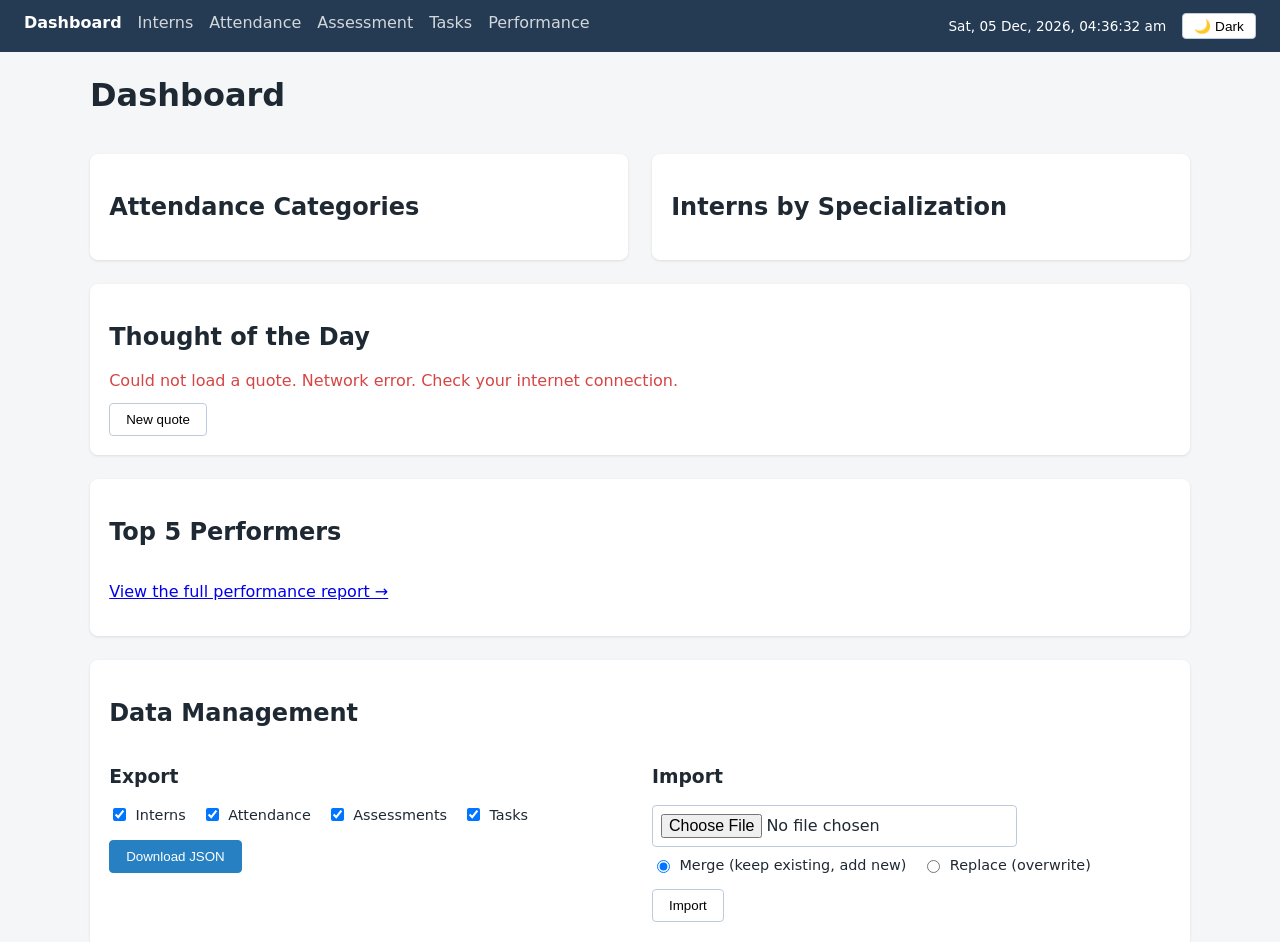
<file: index.html>
<!DOCTYPE html>
<html lang="en">

<head>
    <script>
        (function () {
            var theme = null;
            try {
                var saved = JSON.parse(localStorage.getItem('itpms_theme'));
                if (saved === 'dark' || saved === 'light') theme = saved;
            } catch (error) {}
            if (!theme) {
                var prefersDark = window.matchMedia && window.matchMedia('(prefers-color-scheme: dark)').matches;
                theme = prefersDark ? 'dark' : 'light';
            }
            document.documentElement.dataset.theme = theme;
        })();
    </script>
    <meta charset="UTF-8">
    <meta name="viewport" content="width=device-width, initial-scale=1.0">
    <meta name="description" content="Intern Training &amp; Performance Management System - Browser-based management dashboard.">
    <link rel="icon" href="data:image/svg+xml,<svg xmlns=%22http://www.w3.org/2000/svg%22 viewBox=%220 0 100 100%22><text y=%22.9em%22 font-size=%2290%22>📊</text></svg>">
    <meta http-equiv="refresh" content="0; url=dashboard.html">
    <title>Intern Management System</title>
    <link rel="stylesheet" href="css/style.css">
    <link rel="stylesheet" href="css/responsive.css">
</head>

<body>
    <p>Redirecting to the <a href="dashboard.html">dashboard</a>…</p>
</body>

</html>
</file>
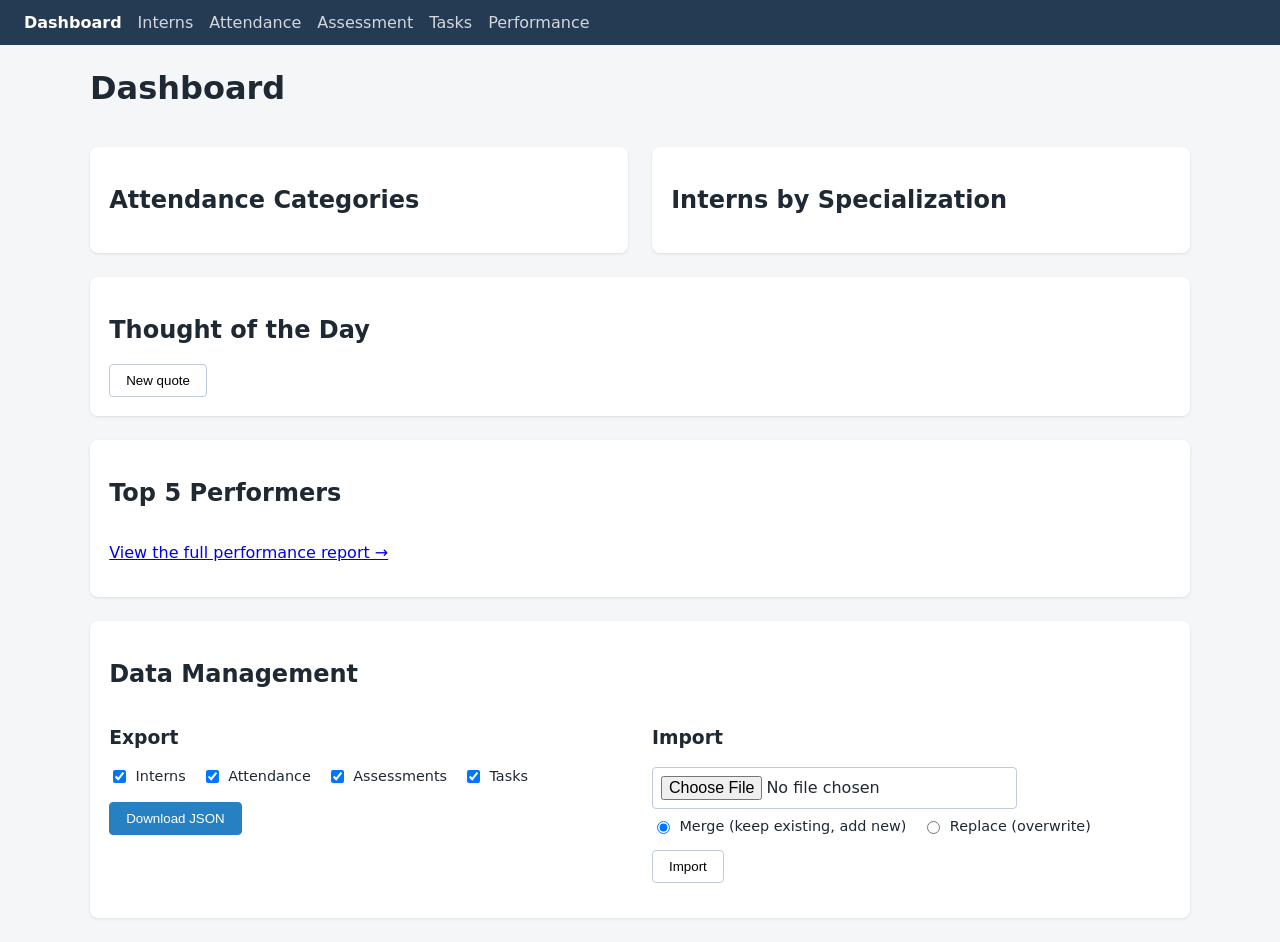
<file: HTML/index.html>
<!DOCTYPE html>
<html lang="en">

<head>
    <meta charset="UTF-8">
    <meta http-equiv="refresh" content="0; url=dashboard.html">
    <script>
        (function () {
            var theme = null;
            try {
                var saved = JSON.parse(localStorage.getItem('itpms_theme'));
                if (saved === 'dark' || saved === 'light') theme = saved;       // 1. saved choice
            } catch (error) { /* storage unavailable or corrupted: fall through */ }

            if (!theme) {                                                      // 2. OS preference
                var prefersDark = window.matchMedia && window.matchMedia('(prefers-color-scheme: dark)').matches;
                theme = prefersDark ? 'dark' : 'light';
            }
            document.documentElement.dataset.theme = theme;
        })();
    </script>
    <title>Intern Management System</title>
    <link rel="stylesheet" href="/CSS/responsive.css">
</head>

<body>
    <p>Redirecting to the <a href="dashboard.html">dashboard</a>…</p>
</body>

</html>
</file>
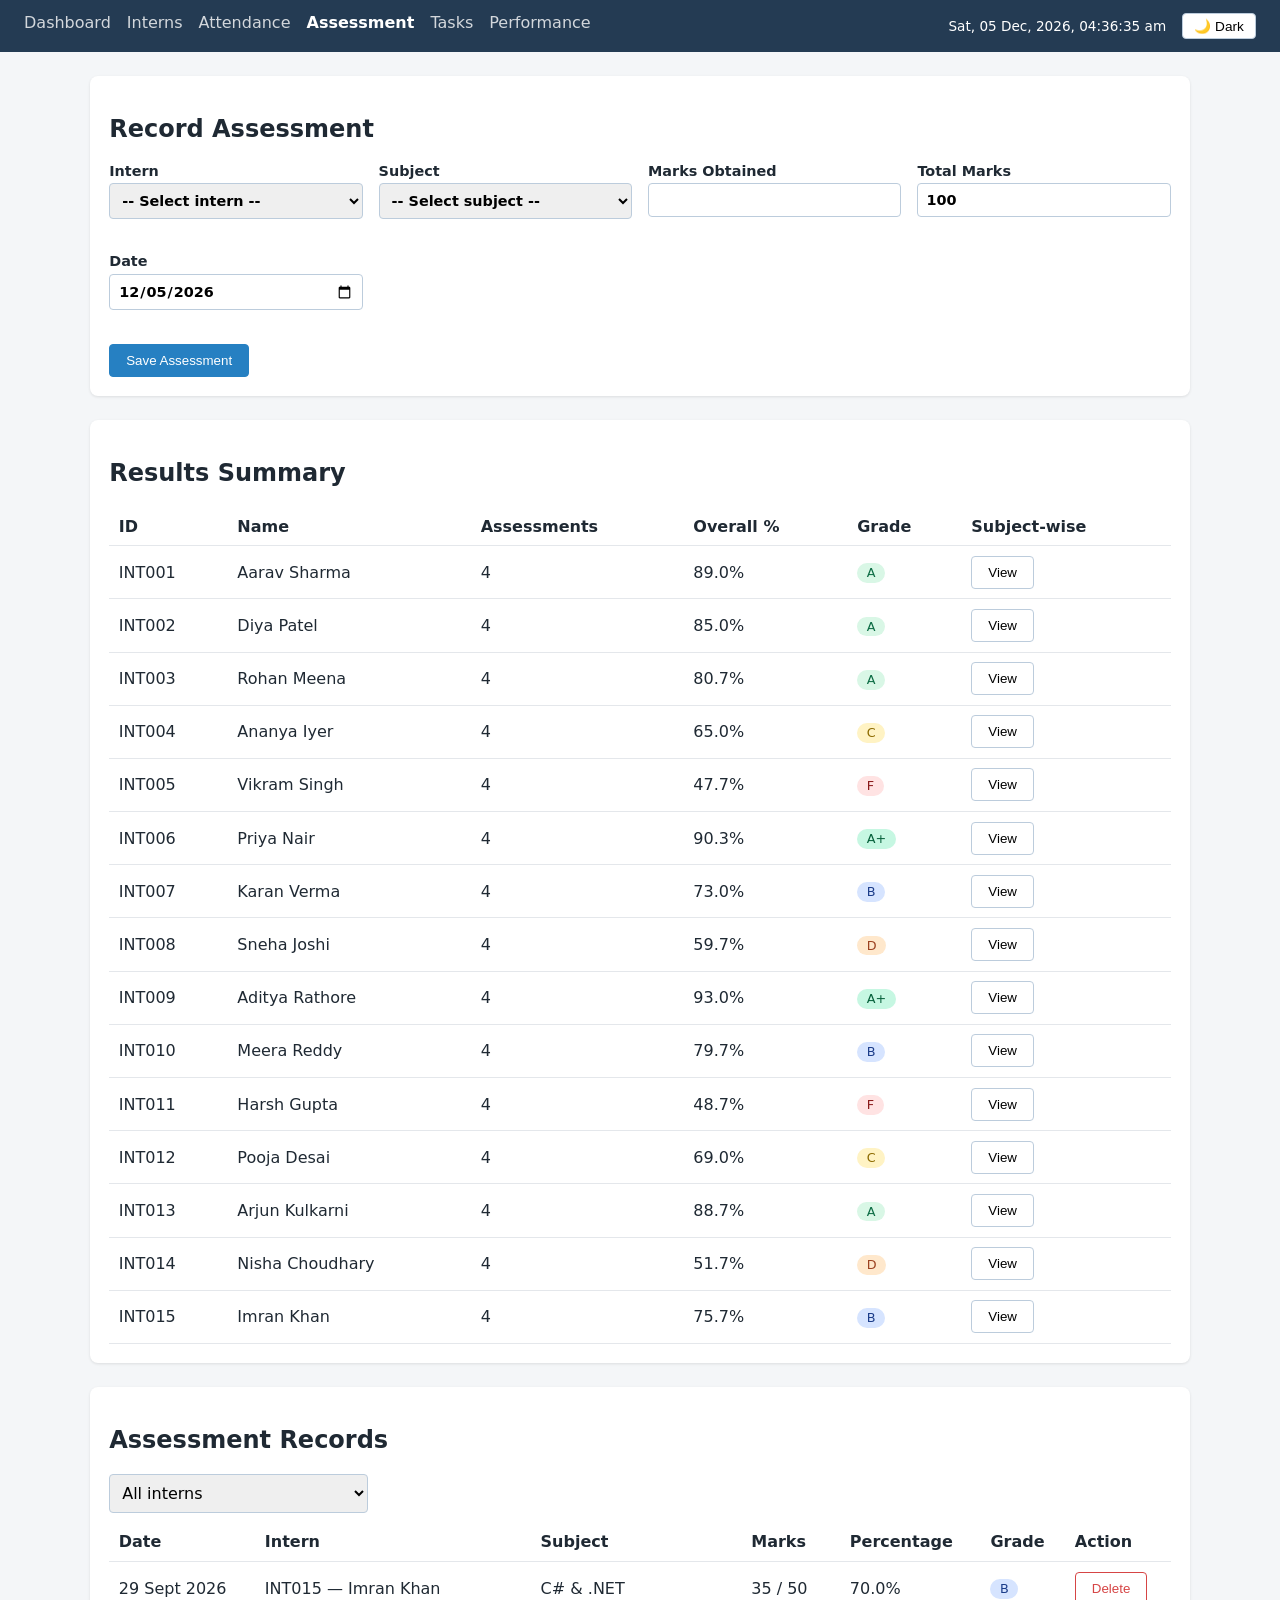
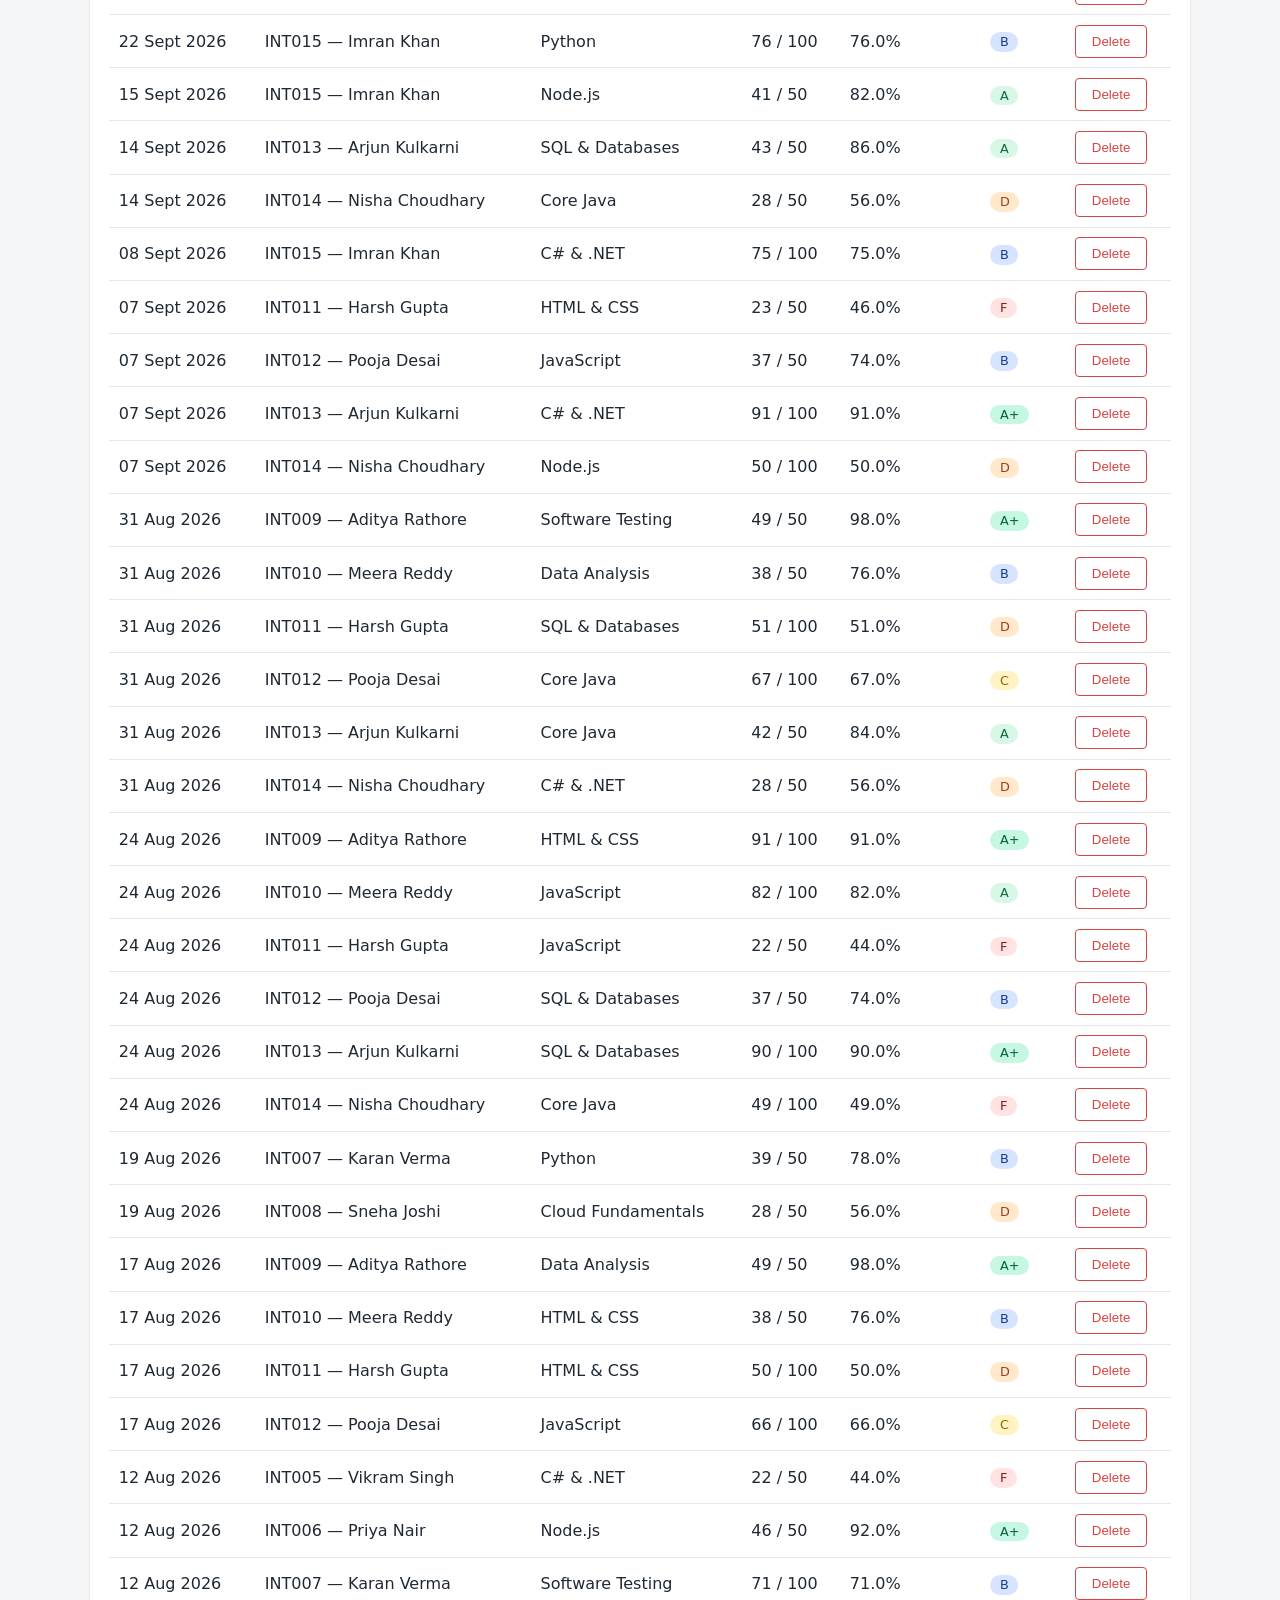
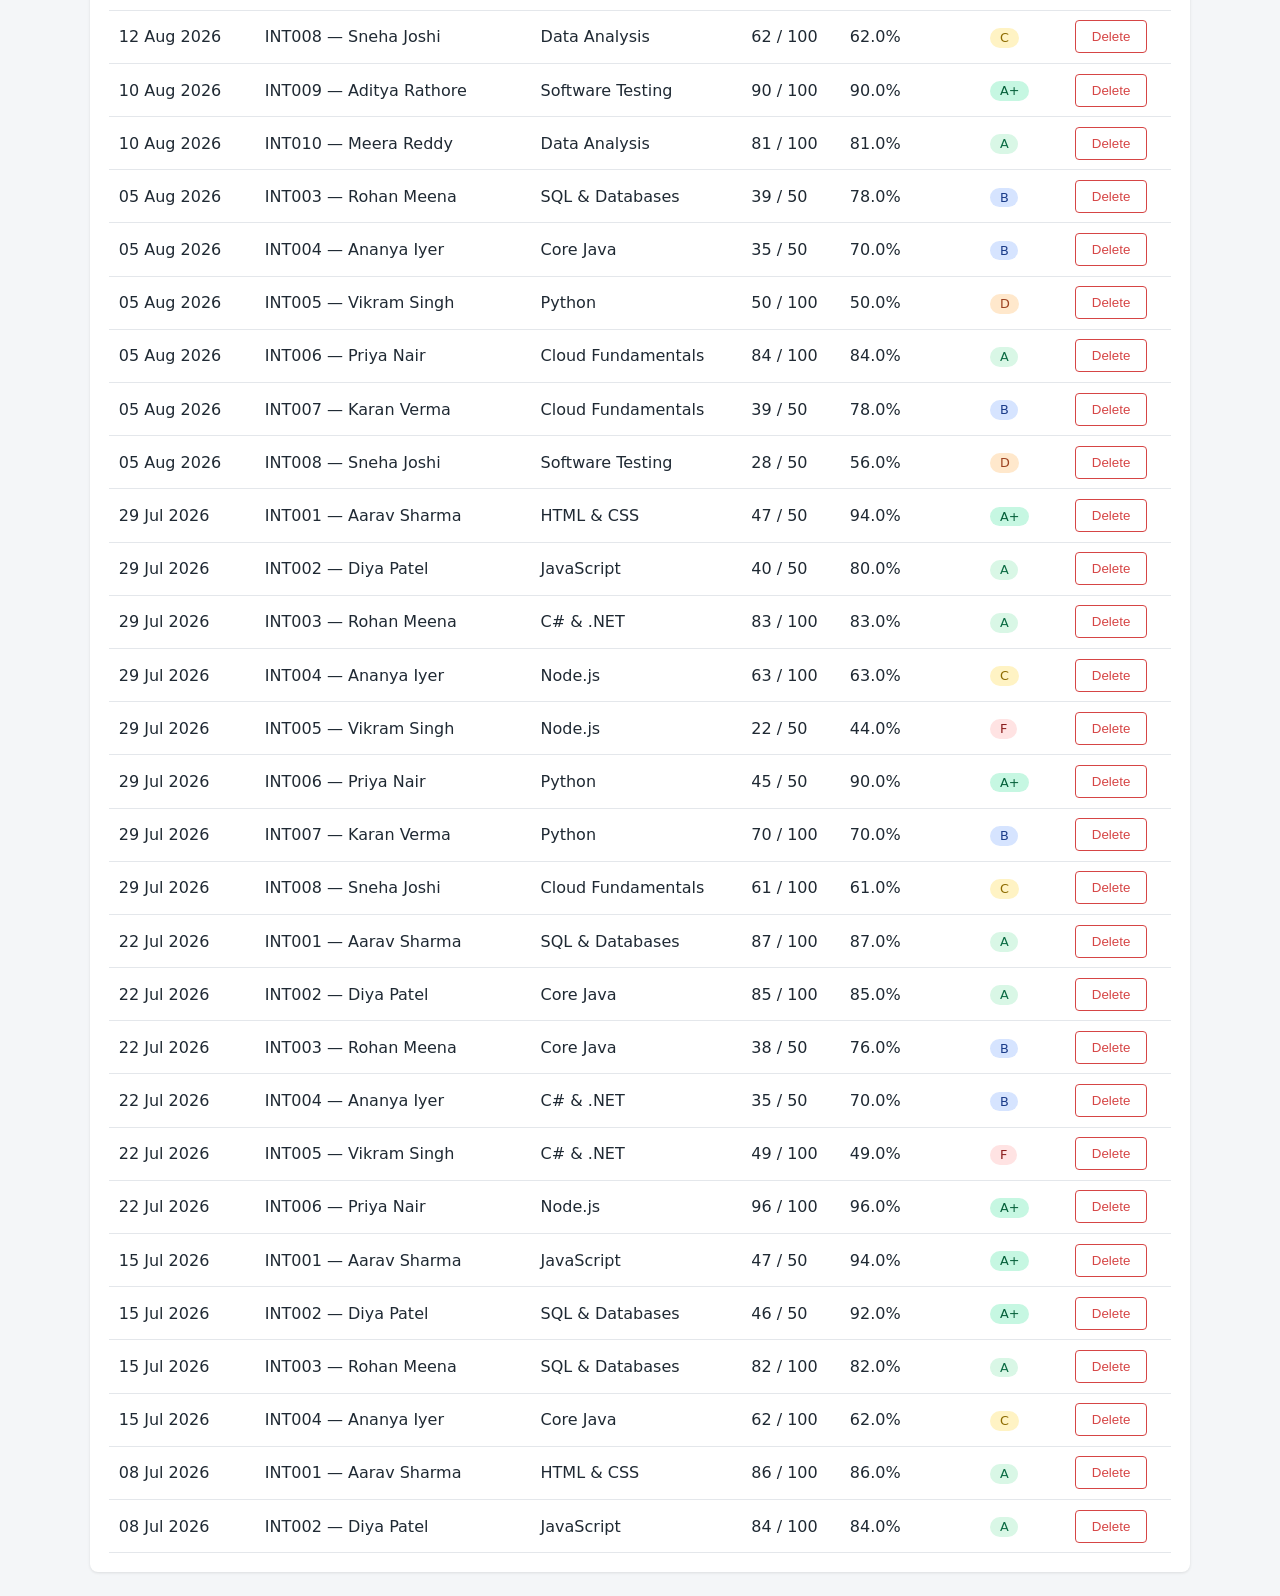
<file: assessment.html>
<!DOCTYPE html>
<html lang="en">

<head>
    <script>
        (function () {
            var theme = null;
            try {
                var saved = JSON.parse(localStorage.getItem('itpms_theme'));
                if (saved === 'dark' || saved === 'light') theme = saved;
            } catch (error) {}
            if (!theme) {
                var prefersDark = window.matchMedia && window.matchMedia('(prefers-color-scheme: dark)').matches;
                theme = prefersDark ? 'dark' : 'light';
            }
            document.documentElement.dataset.theme = theme;
        })();
    </script>
    <meta charset="UTF-8">
    <meta name="viewport" content="width=device-width, initial-scale=1.0">
    <meta name="description" content="Assessment Results - Intern Training &amp; Performance Management System">
    <link rel="icon" href="data:image/svg+xml,<svg xmlns=%22http://www.w3.org/2000/svg%22 viewBox=%220 0 100 100%22><text y=%22.9em%22 font-size=%2290%22>📊</text></svg>">
    <title>Assessment | Intern Management</title>
    <link rel="stylesheet" href="css/style.css">
    <link rel="stylesheet" href="css/responsive.css">
</head>

<body>
    <nav class="navbar">
        <a href="dashboard.html">Dashboard</a>
        <a href="interns.html">Interns</a>
        <a href="attendance.html">Attendance</a>
        <a href="assessment.html" class="active">Assessment</a>
        <a href="tasks.html">Tasks</a>
        <a href="performance.html">Performance</a>
    </nav>

    <main class="container">
        <section class="card">
            <h2>Record Assessment</h2>
            <form id="assessment-form" novalidate>
                <div class="form-grid">
                    <label>Intern
                        <select name="internId" id="assessment-intern"></select>
                        <span class="error" data-error-for="internId"></span>
                    </label>

                    <label>Subject
                        <select name="subject" id="assessment-subject"></select>
                        <span class="error" data-error-for="subject"></span>
                    </label>

                    <label>Marks Obtained
                        <input name="marks" type="number" min="0" step="0.5">
                        <span class="error" data-error-for="marks"></span>
                    </label>

                    <label>Total Marks
                        <input name="totalMarks" type="number" min="1" step="1" value="100">
                        <span class="error" data-error-for="totalMarks"></span>
                    </label>

                    <label>Date
                        <input name="date" type="date">
                        <span class="error" data-error-for="date"></span>
                    </label>
                </div>

                <p id="grade-preview" class="preview"></p>

                <div class="form-actions">
                    <button type="submit" class="btn btn-primary">Save Assessment</button>
                </div>
            </form>
        </section>

        <section class="card">
            <h2>Results Summary</h2>
            <div class="table-wrap">
                <table>
                    <thead>
                        <tr>
                            <th>ID</th>
                            <th>Name</th>
                            <th>Assessments</th>
                            <th>Overall %</th>
                            <th>Grade</th>
                            <th>Subject-wise</th>
                        </tr>
                    </thead>
                    <tbody id="summary-table-body"></tbody>
                </table>
            </div>
        </section>

        <section class="card">
            <h2>Assessment Records</h2>
            <div class="toolbar">
                <select id="record-filter" aria-label="Filter records by intern"></select>
            </div>
            <div class="table-wrap">
                <table>
                    <thead>
                        <tr>
                            <th>Date</th>
                            <th>Intern</th>
                            <th>Subject</th>
                            <th>Marks</th>
                            <th>Percentage</th>
                            <th>Grade</th>
                            <th>Action</th>
                        </tr>
                    </thead>
                    <tbody id="records-table-body"></tbody>
                </table>
            </div>
        </section>
    </main>

    <dialog id="subject-dialog">
        <div id="subject-content"></div>
        <form method="dialog"><button class="btn">Close</button></form>
    </dialog>

    <div id="toast-container"></div>
    <script type="module" src="js/app.js"></script>
    <script type="module" src="js/assessment.js"></script>
</body>

</html>
</file>
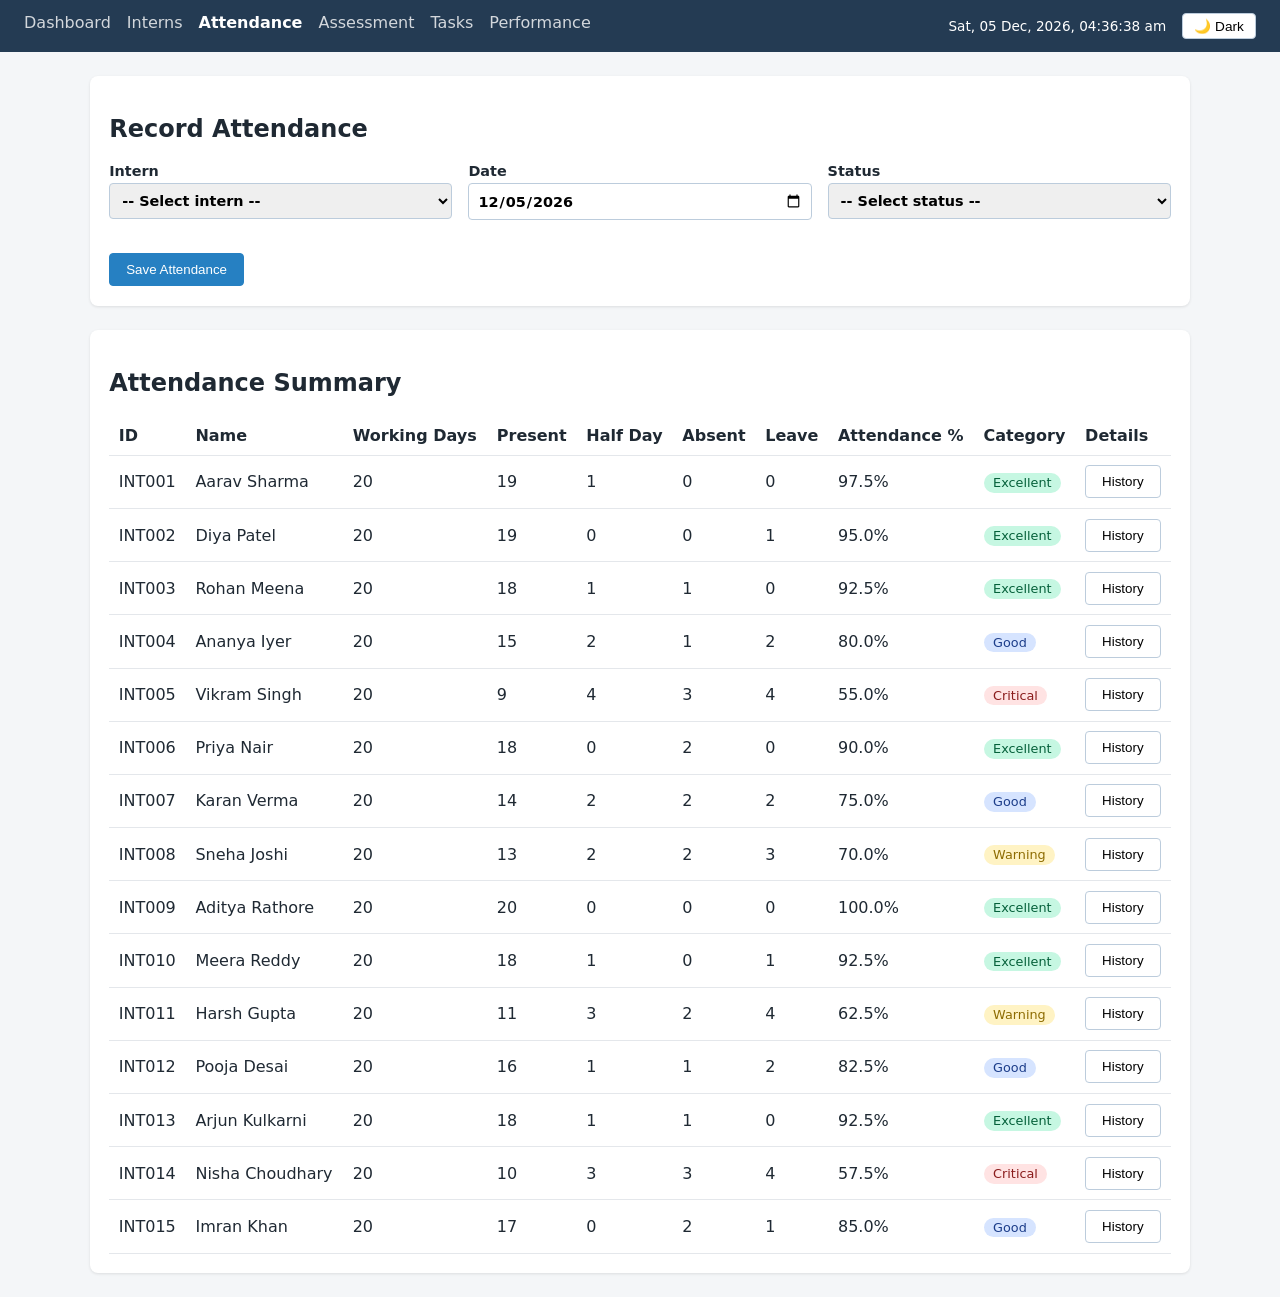
<file: attendance.html>
<!DOCTYPE html>
<html lang="en">

<head>
    <script>
        (function () {
            var theme = null;
            try {
                var saved = JSON.parse(localStorage.getItem('itpms_theme'));
                if (saved === 'dark' || saved === 'light') theme = saved;
            } catch (error) {}
            if (!theme) {
                var prefersDark = window.matchMedia && window.matchMedia('(prefers-color-scheme: dark)').matches;
                theme = prefersDark ? 'dark' : 'light';
            }
            document.documentElement.dataset.theme = theme;
        })();
    </script>
    <meta charset="UTF-8">
    <meta name="viewport" content="width=device-width, initial-scale=1.0">
    <meta name="description" content="Attendance Tracking - Intern Training &amp; Performance Management System">
    <link rel="icon" href="data:image/svg+xml,<svg xmlns=%22http://www.w3.org/2000/svg%22 viewBox=%220 0 100 100%22><text y=%22.9em%22 font-size=%2290%22>📊</text></svg>">
    <title>Attendance | Intern Management</title>
    <link rel="stylesheet" href="css/style.css">
    <link rel="stylesheet" href="css/responsive.css">
</head>

<body>
    <nav class="navbar">
        <a href="dashboard.html">Dashboard</a>
        <a href="interns.html">Interns</a>
        <a href="attendance.html" class="active">Attendance</a>
        <a href="assessment.html">Assessment</a>
        <a href="tasks.html">Tasks</a>
        <a href="performance.html">Performance</a>
    </nav>

    <main class="container">
        <section class="card">
            <h2>Record Attendance</h2>
            <form id="attendance-form" novalidate>
                <div class="form-grid">
                    <label>Intern
                        <select name="internId" id="attendance-intern"></select>
                        <span class="error" data-error-for="internId"></span>
                    </label>

                    <label>Date
                        <input name="date" type="date">
                        <span class="error" data-error-for="date"></span>
                    </label>

                    <label>Status
                        <select name="status" id="attendance-status"></select>
                        <span class="error" data-error-for="status"></span>
                    </label>
                </div>
                <div class="form-actions">
                    <button type="submit" class="btn btn-primary">Save Attendance</button>
                </div>
            </form>
        </section>

        <section class="card">
            <h2>Attendance Summary</h2>
            <div class="table-wrap">
                <table>
                    <thead>
                        <tr>
                            <th>ID</th>
                            <th>Name</th>
                            <th>Working Days</th>
                            <th>Present</th>
                            <th>Half Day</th>
                            <th>Absent</th>
                            <th>Leave</th>
                            <th>Attendance %</th>
                            <th>Category</th>
                            <th>Details</th>
                        </tr>
                    </thead>
                    <tbody id="attendance-table-body"></tbody>
                </table>
            </div>
        </section>
    </main>

    <dialog id="history-dialog">
        <div id="history-content"></div>
        <form method="dialog"><button class="btn">Close</button></form>
    </dialog>

    <div id="toast-container"></div>
    <script type="module" src="js/app.js"></script>
    <script type="module" src="js/attendance.js"></script>
</body>

</html>
</file>
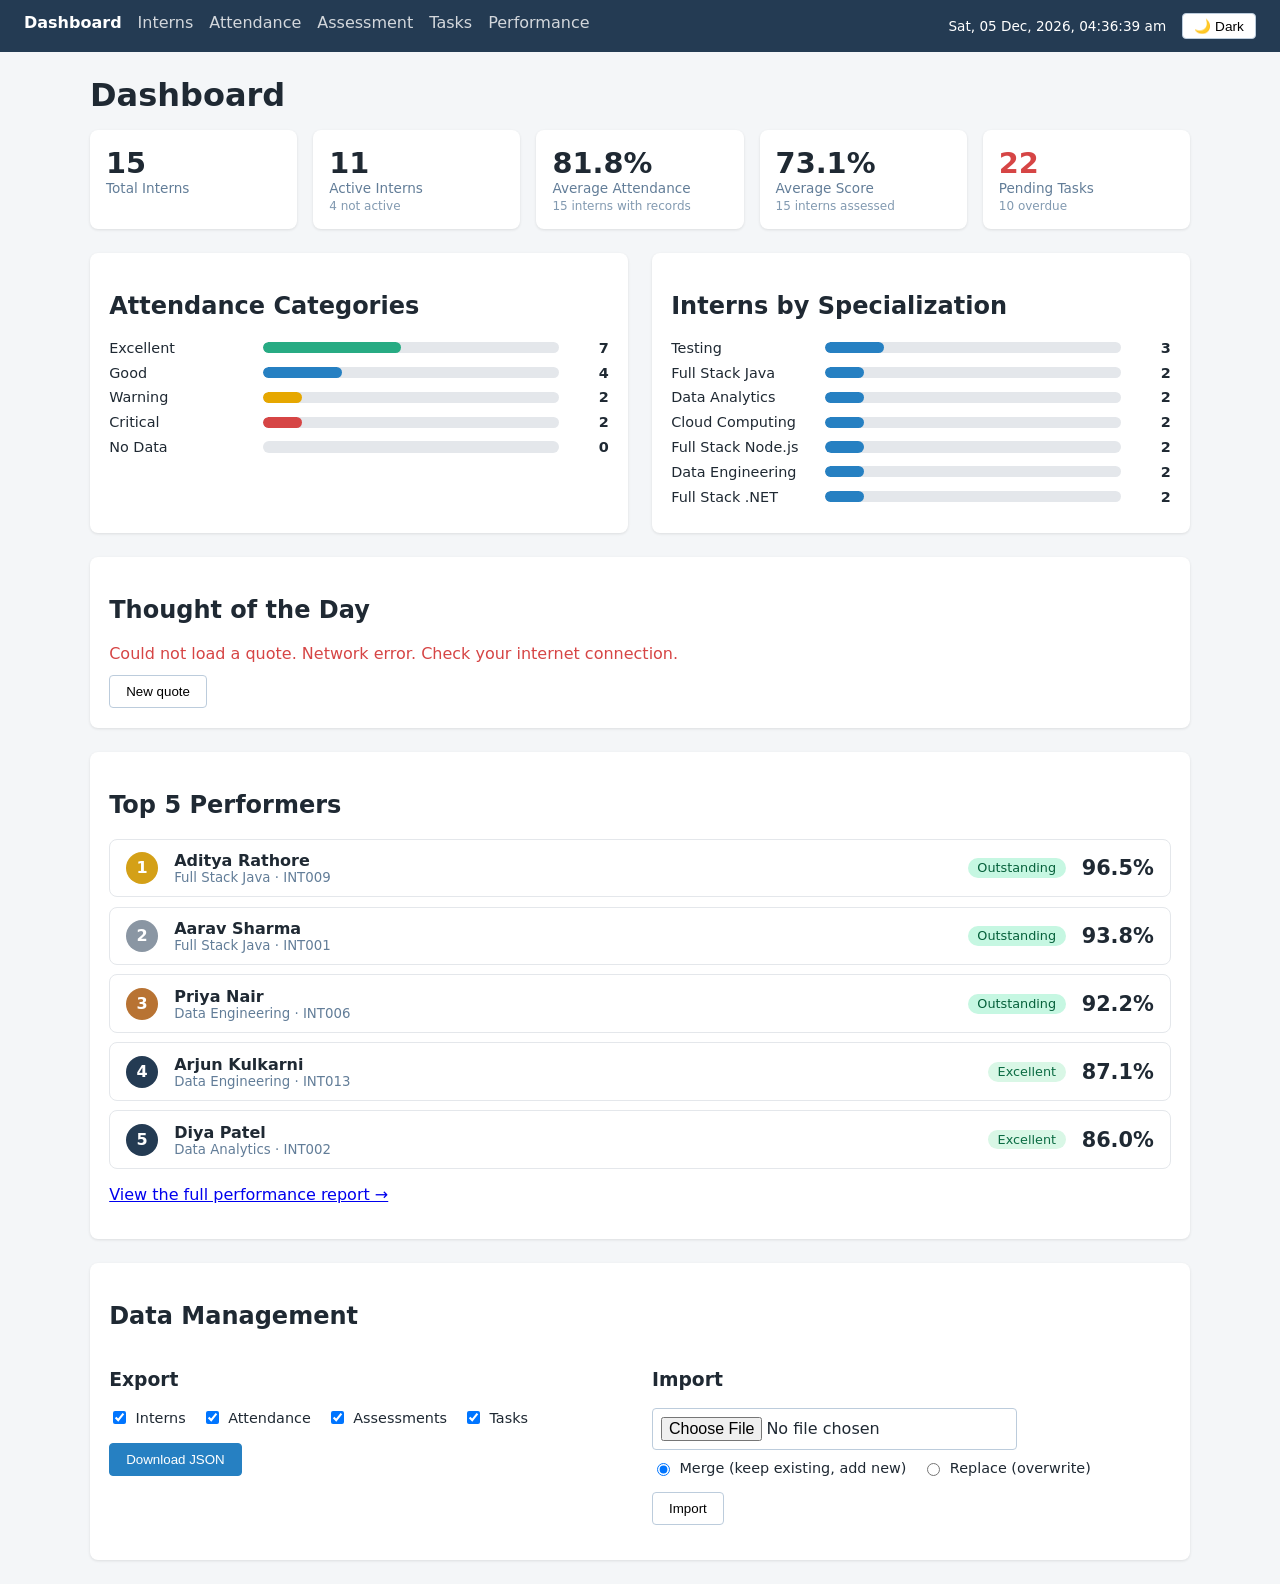
<file: dashboard.html>
<!DOCTYPE html>
<html lang="en">

<head>
    <script>
        (function () {
            var theme = null;
            try {
                var saved = JSON.parse(localStorage.getItem('itpms_theme'));
                if (saved === 'dark' || saved === 'light') theme = saved;
            } catch (error) {}
            if (!theme) {
                var prefersDark = window.matchMedia && window.matchMedia('(prefers-color-scheme: dark)').matches;
                theme = prefersDark ? 'dark' : 'light';
            }
            document.documentElement.dataset.theme = theme;
        })();
    </script>
    <meta charset="UTF-8">
    <meta name="viewport" content="width=device-width, initial-scale=1.0">
    <meta name="description" content="Dashboard - Intern Training &amp; Performance Management System">
    <link rel="icon" href="data:image/svg+xml,<svg xmlns=%22http://www.w3.org/2000/svg%22 viewBox=%220 0 100 100%22><text y=%22.9em%22 font-size=%2290%22>📊</text></svg>">
    <title>Dashboard | Intern Management</title>
    <link rel="stylesheet" href="css/style.css">
    <link rel="stylesheet" href="css/responsive.css">
</head>

<body>
    <nav class="navbar">
        <a href="dashboard.html" class="active">Dashboard</a>
        <a href="interns.html">Interns</a>
        <a href="attendance.html">Attendance</a>
        <a href="assessment.html">Assessment</a>
        <a href="tasks.html">Tasks</a>
        <a href="performance.html">Performance</a>
    </nav>

    <main class="container">
        <h1 class="page-title">Dashboard</h1>

        <div id="kpi-grid" class="stats-grid"></div>

        <div class="two-col">
            <section class="card">
                <h2>Attendance Categories</h2>
                <div id="attendance-breakdown"></div>
            </section>

            <section class="card">
                <h2>Interns by Specialization</h2>
                <div id="specialization-breakdown"></div>
            </section>
        </div>

        <section class="card">
            <h2>Thought of the Day</h2>
            <div id="quote-box" aria-live="polite"></div>
            <button type="button" id="quote-refresh" class="btn">New quote</button>
        </section>

        <section class="card">
            <h2>Top 5 Performers</h2>
            <ol id="dashboard-top" class="top-list"></ol>
            <p><a href="performance.html">View the full performance report →</a></p>
        </section>

        <section class="card">
            <h2>Data Management</h2>

            <div class="two-col">
                <div>
                    <h3>Export</h3>
                    <div class="check-list">
                        <label class="inline-check"><input type="checkbox" name="export-set" value="interns" checked>
                            Interns</label>
                        <label class="inline-check"><input type="checkbox" name="export-set" value="attendance" checked>
                            Attendance</label>
                        <label class="inline-check"><input type="checkbox" name="export-set" value="assessments"
                                checked> Assessments</label>
                        <label class="inline-check"><input type="checkbox" name="export-set" value="tasks" checked>
                            Tasks</label>
                    </div>
                    <button type="button" id="export-btn" class="btn btn-primary">Download JSON</button>
                </div>

                <div>
                    <h3>Import</h3>
                    <input type="file" id="import-file" accept=".json,application/json">
                    <div class="check-list">
                        <label class="inline-check"><input type="radio" name="import-mode" value="merge" checked> Merge
                            (keep existing, add new)</label>
                        <label class="inline-check"><input type="radio" name="import-mode" value="replace"> Replace
                            (overwrite)</label>
                    </div>
                    <button type="button" id="import-btn" class="btn">Import</button>
                    <div id="import-report" class="import-report" aria-live="polite"></div>
                </div>
            </div>
        </section>
    </main>

    <div id="toast-container"></div>
    <script type="module" src="js/app.js"></script>
    <script type="module" src="js/dashboard.js"></script>

</body>

</html>
</file>
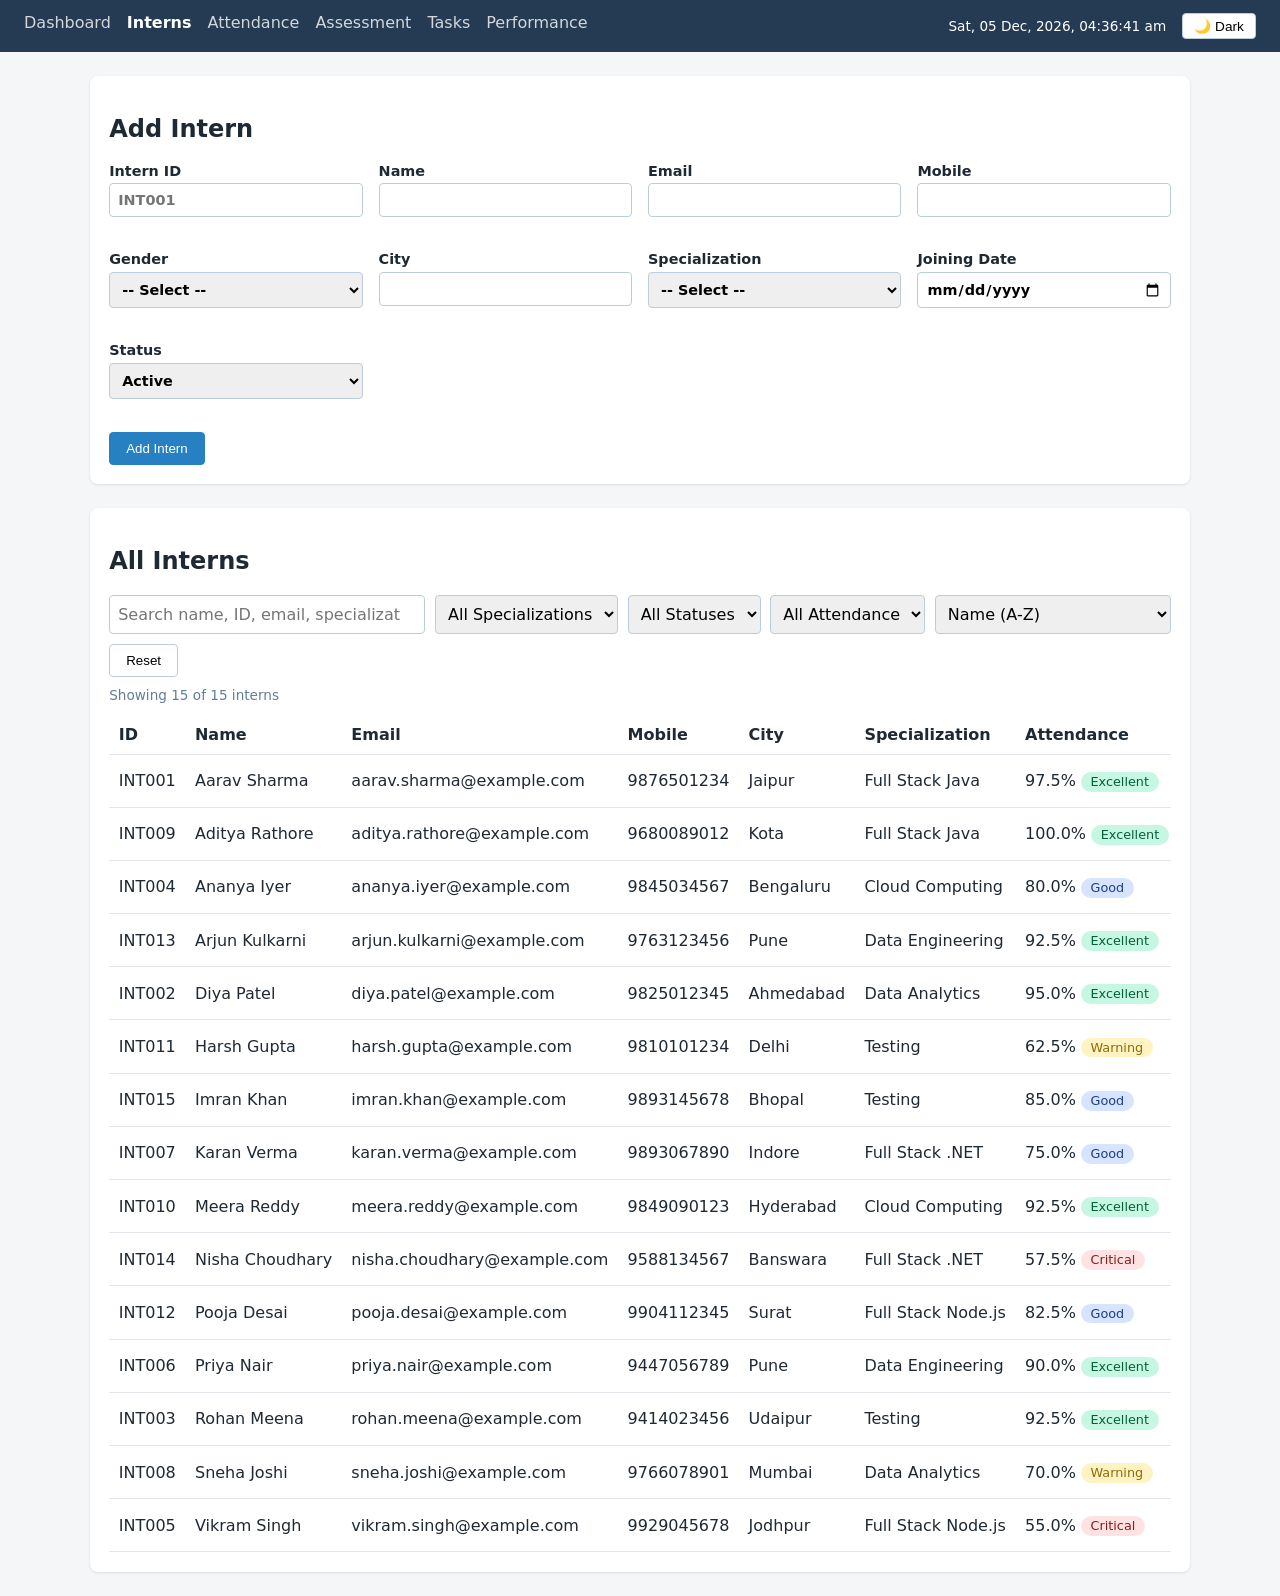
<file: interns.html>
<!DOCTYPE html>
<html lang="en">

<head>
    <script>
        (function () {
            var theme = null;
            try {
                var saved = JSON.parse(localStorage.getItem('itpms_theme'));
                if (saved === 'dark' || saved === 'light') theme = saved;
            } catch (error) {}
            if (!theme) {
                var prefersDark = window.matchMedia && window.matchMedia('(prefers-color-scheme: dark)').matches;
                theme = prefersDark ? 'dark' : 'light';
            }
            document.documentElement.dataset.theme = theme;
        })();
    </script>
    <meta charset="UTF-8">
    <meta name="viewport" content="width=device-width, initial-scale=1.0">
    <meta name="description" content="Interns Management - Intern Training &amp; Performance Management System">
    <link rel="icon" href="data:image/svg+xml,<svg xmlns=%22http://www.w3.org/2000/svg%22 viewBox=%220 0 100 100%22><text y=%22.9em%22 font-size=%2290%22>📊</text></svg>">
    <title>Interns | Intern Management</title>
    <link rel="stylesheet" href="css/style.css">
    <link rel="stylesheet" href="css/responsive.css">
</head>

<body>
    <nav class="navbar">
        <a href="dashboard.html">Dashboard</a>
        <a href="interns.html" class="active">Interns</a>
        <a href="attendance.html">Attendance</a>
        <a href="assessment.html">Assessment</a>
        <a href="tasks.html">Tasks</a>
        <a href="performance.html">Performance</a>
    </nav>

    <main class="container">
        <section class="card">
            <h2 id="form-title">Add Intern</h2>

            <form id="intern-form" novalidate>
                <div class="form-grid">
                    <label>Intern ID
                        <input name="internId" type="text" placeholder="INT001">
                        <span class="error" data-error-for="internId"></span>
                    </label>

                    <label>Name
                        <input name="name" type="text">
                        <span class="error" data-error-for="name"></span>
                    </label>

                    <label>Email
                        <input name="email" type="email">
                        <span class="error" data-error-for="email"></span>
                    </label>

                    <label>Mobile
                        <input name="mobile" type="tel" maxlength="10">
                        <span class="error" data-error-for="mobile"></span>
                    </label>

                    <label>Gender
                        <select name="gender">
                            <option value="">-- Select --</option>
                            <option>Male</option>
                            <option>Female</option>
                            <option>Other</option>
                        </select>
                        <span class="error" data-error-for="gender"></span>
                    </label>

                    <label>City
                        <input name="city" type="text">
                        <span class="error" data-error-for="city"></span>
                    </label>

                    <label>Specialization
                        <select name="specialization" id="specialization"></select>
                        <span class="error" data-error-for="specialization"></span>
                    </label>

                    <label>Joining Date
                        <input name="joiningDate" type="date">
                        <span class="error" data-error-for="joiningDate"></span>
                    </label>

                    <label>Status
                        <select name="status" id="status"></select>
                        <span class="error" data-error-for="status"></span>
                    </label>
                </div>

                <div class="form-actions">
                    <button type="submit" id="submit-btn" class="btn btn-primary">Add Intern</button>
                    <button type="button" id="cancel-btn" class="btn" hidden>Cancel Edit</button>
                </div>
            </form>
        </section>

        <section class="card">
            <h2>All Interns</h2>
            <div class="toolbar">
                <input type="search" id="search-input" placeholder="Search name, ID, email, specialization, city...">

                <select id="filter-specialization" aria-label="Filter by specialization"></select>

                <select id="filter-status" aria-label="Filter by status"></select>

                <select id="filter-attendance" aria-label="Filter by attendance category"></select>

                <select id="sort-select" aria-label="Sort interns">
                    <option value="name-asc">Name (A-Z)</option>
                    <option value="name-desc">Name (Z-A)</option>
                    <option value="joining-newest">Joining date (newest)</option>
                    <option value="joining-oldest">Joining date (oldest)</option>
                    <option value="marks-desc">Marks (high to low)</option>
                    <option value="marks-asc">Marks (low to high)</option>
                    <option value="attendance-desc">Attendance (high to low)</option>
                    <option value="attendance-asc">Attendance (low to high)</option>
                </select>

                <button type="button" id="reset-filters" class="btn">Reset</button>
            </div>
            <p id="result-count" class="result-count"></p>
            <div class="table-wrap">
                <table>
                    <thead>
                        <tr>
                            <th>ID</th>
                            <th>Name</th>
                            <th>Email</th>
                            <th>Mobile</th>
                            <th>City</th>
                            <th>Specialization</th>
                            <th>Attendance</th>
                            <th>Avg Marks</th>
                            <th>Joined</th>
                            <th>Status</th>
                            <th>Actions</th>
                        </tr>
                    </thead>
                    <tbody id="intern-table-body"></tbody>
                </table>
            </div>
        </section>
    </main>

    <!-- Read-only details popup for the "View" action -->
    <dialog id="view-dialog">
        <div id="view-content"></div>
        <form method="dialog"><button class="btn">Close</button></form>
    </dialog>

    <div id="toast-container"></div>

    <script type="module" src="js/app.js"></script>
    <script type="module" src="js/interns.js"></script>

</body>

</html>
</file>
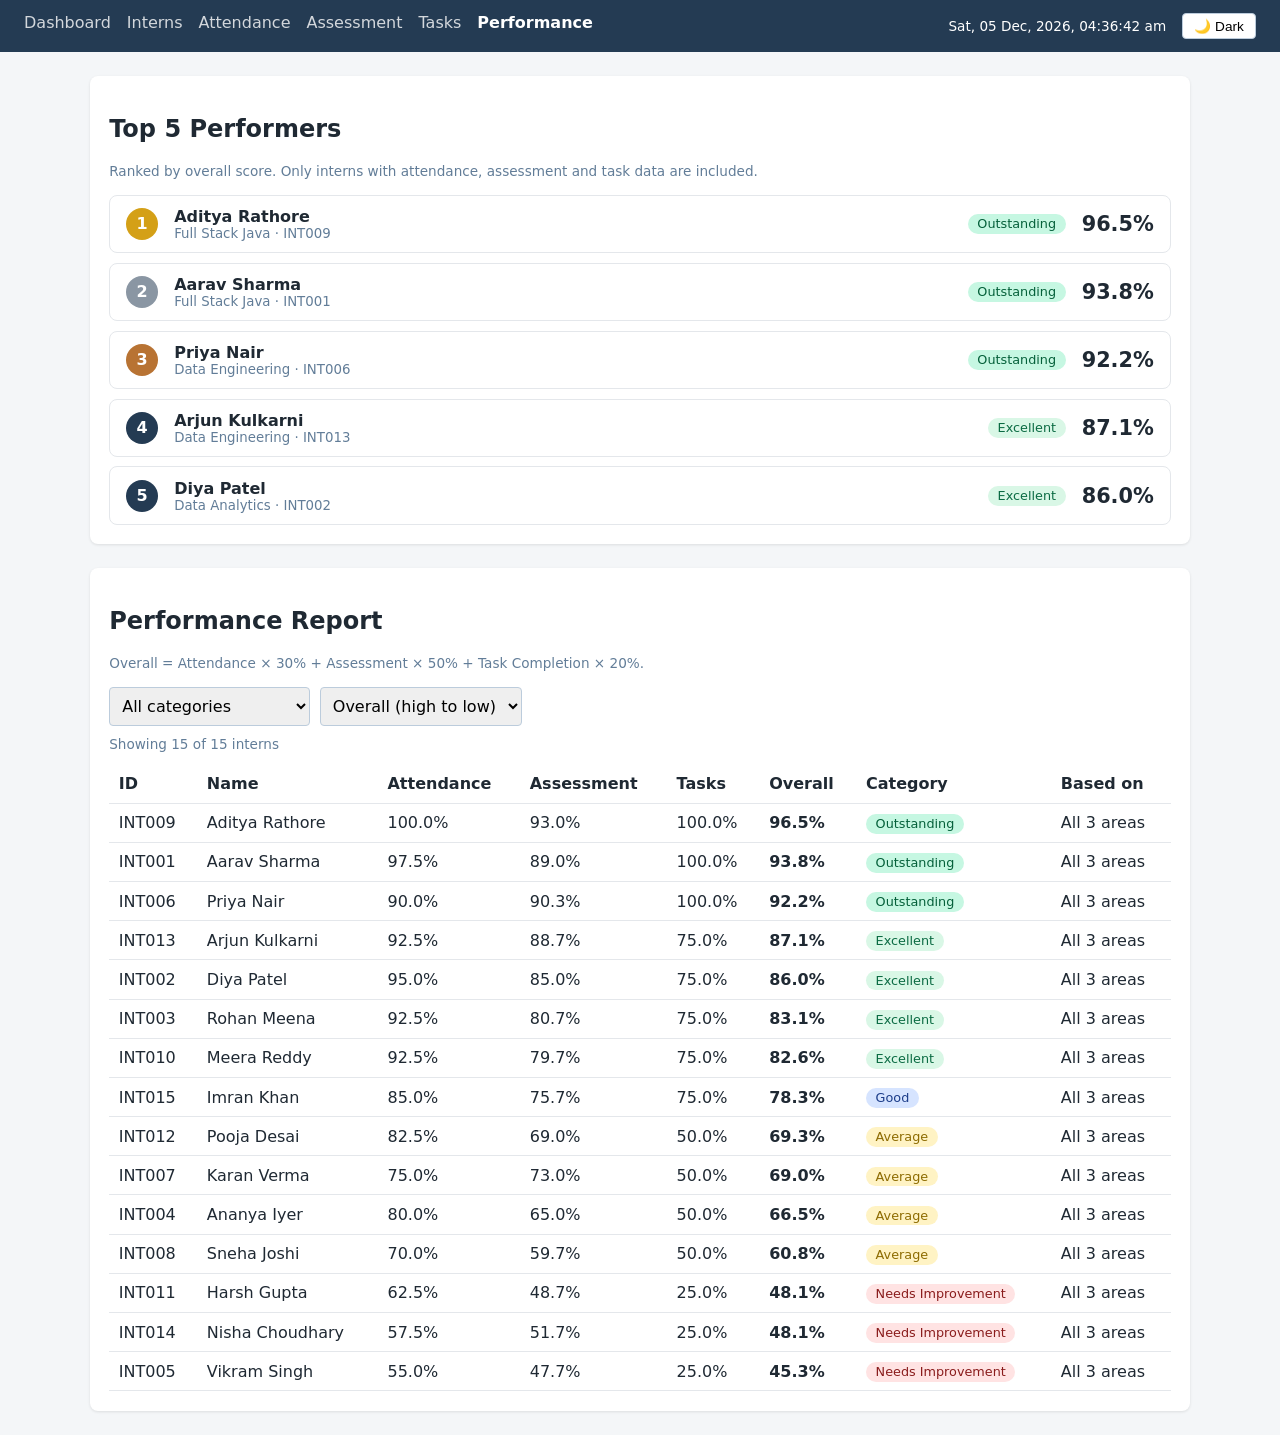
<file: performance.html>
<!DOCTYPE html>
<html lang="en">

<head>
    <script>
        (function () {
            var theme = null;
            try {
                var saved = JSON.parse(localStorage.getItem('itpms_theme'));
                if (saved === 'dark' || saved === 'light') theme = saved;
            } catch (error) {}
            if (!theme) {
                var prefersDark = window.matchMedia && window.matchMedia('(prefers-color-scheme: dark)').matches;
                theme = prefersDark ? 'dark' : 'light';
            }
            document.documentElement.dataset.theme = theme;
        })();
    </script>
    <meta charset="UTF-8">
    <meta name="viewport" content="width=device-width, initial-scale=1.0">
    <meta name="description" content="Performance Overview - Intern Training &amp; Performance Management System">
    <link rel="icon" href="data:image/svg+xml,<svg xmlns=%22http://www.w3.org/2000/svg%22 viewBox=%220 0 100 100%22><text y=%22.9em%22 font-size=%2290%22>📊</text></svg>">
    <title>Performance | Intern Management</title>
    <link rel="stylesheet" href="css/style.css">
    <link rel="stylesheet" href="css/responsive.css">
</head>

<body>
    <nav class="navbar">
        <a href="dashboard.html">Dashboard</a>
        <a href="interns.html">Interns</a>
        <a href="attendance.html">Attendance</a>
        <a href="assessment.html">Assessment</a>
        <a href="tasks.html">Tasks</a>
        <a href="performance.html" class="active">Performance</a>
    </nav>

    <main class="container">
        <section class="card">
            <h2>Top 5 Performers</h2>
            <p class="hint">Ranked by overall score. Only interns with attendance, assessment and task data are
                included.</p>
            <ol id="top-performers" class="top-list"></ol>
        </section>

        <section class="card">
            <h2>Performance Report</h2>
            <p class="hint">Overall = Attendance × 30% + Assessment × 50% + Task Completion × 20%.</p>

            <div class="toolbar">
                <select id="filter-category" aria-label="Filter by performance category"></select>
                <select id="sort-report" aria-label="Sort report">
                    <option value="score-desc">Overall (high to low)</option>
                    <option value="score-asc">Overall (low to high)</option>
                    <option value="name-asc">Name (A-Z)</option>
                </select>
            </div>
            <p id="report-count" class="result-count"></p>

            <div class="table-wrap">
                <table>
                    <thead>
                        <tr>
                            <th>ID</th>
                            <th>Name</th>
                            <th>Attendance</th>
                            <th>Assessment</th>
                            <th>Tasks</th>
                            <th>Overall</th>
                            <th>Category</th>
                            <th>Based on</th>
                        </tr>
                    </thead>
                    <tbody id="report-table-body"></tbody>
                </table>
            </div>
        </section>
    </main>

    <div id="toast-container"></div>
    <script type="module" src="js/app.js"></script>
    <script type="module" src="js/performance.js"></script>

</body>

</html>
</file>
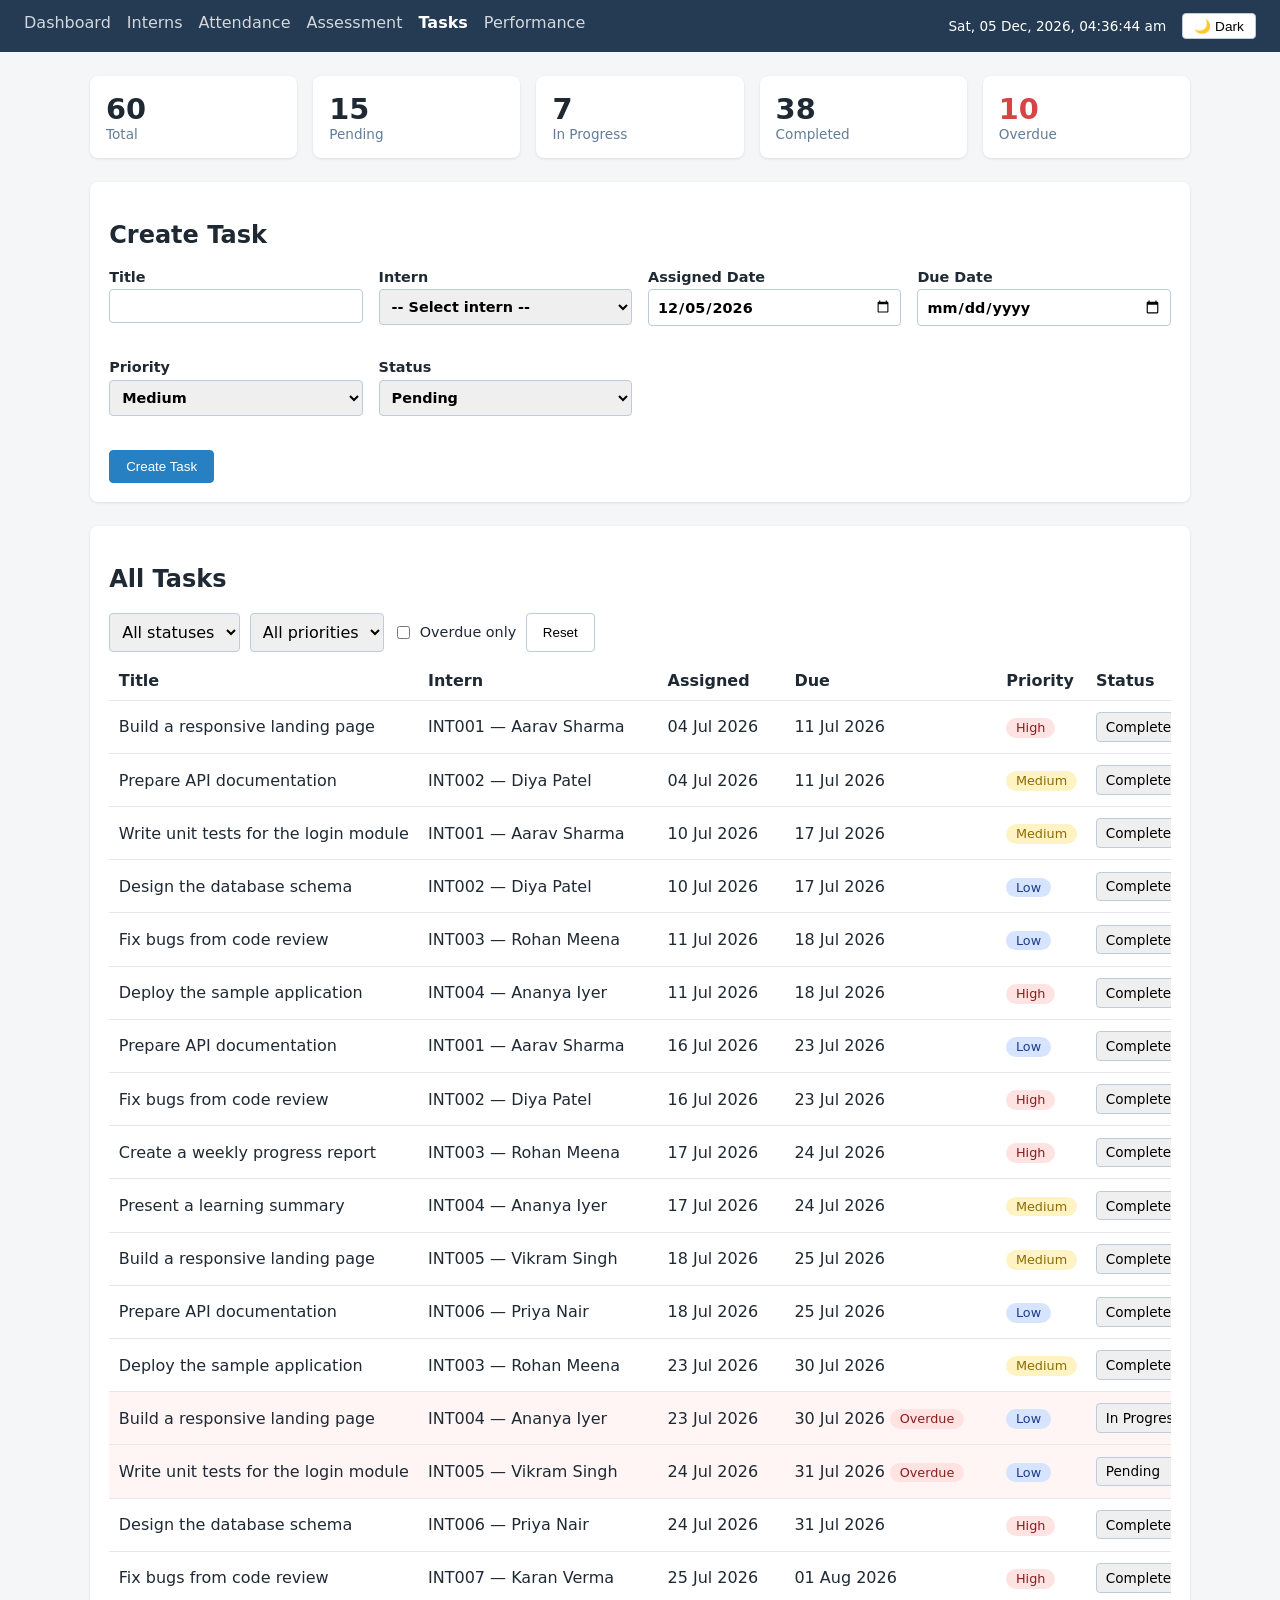
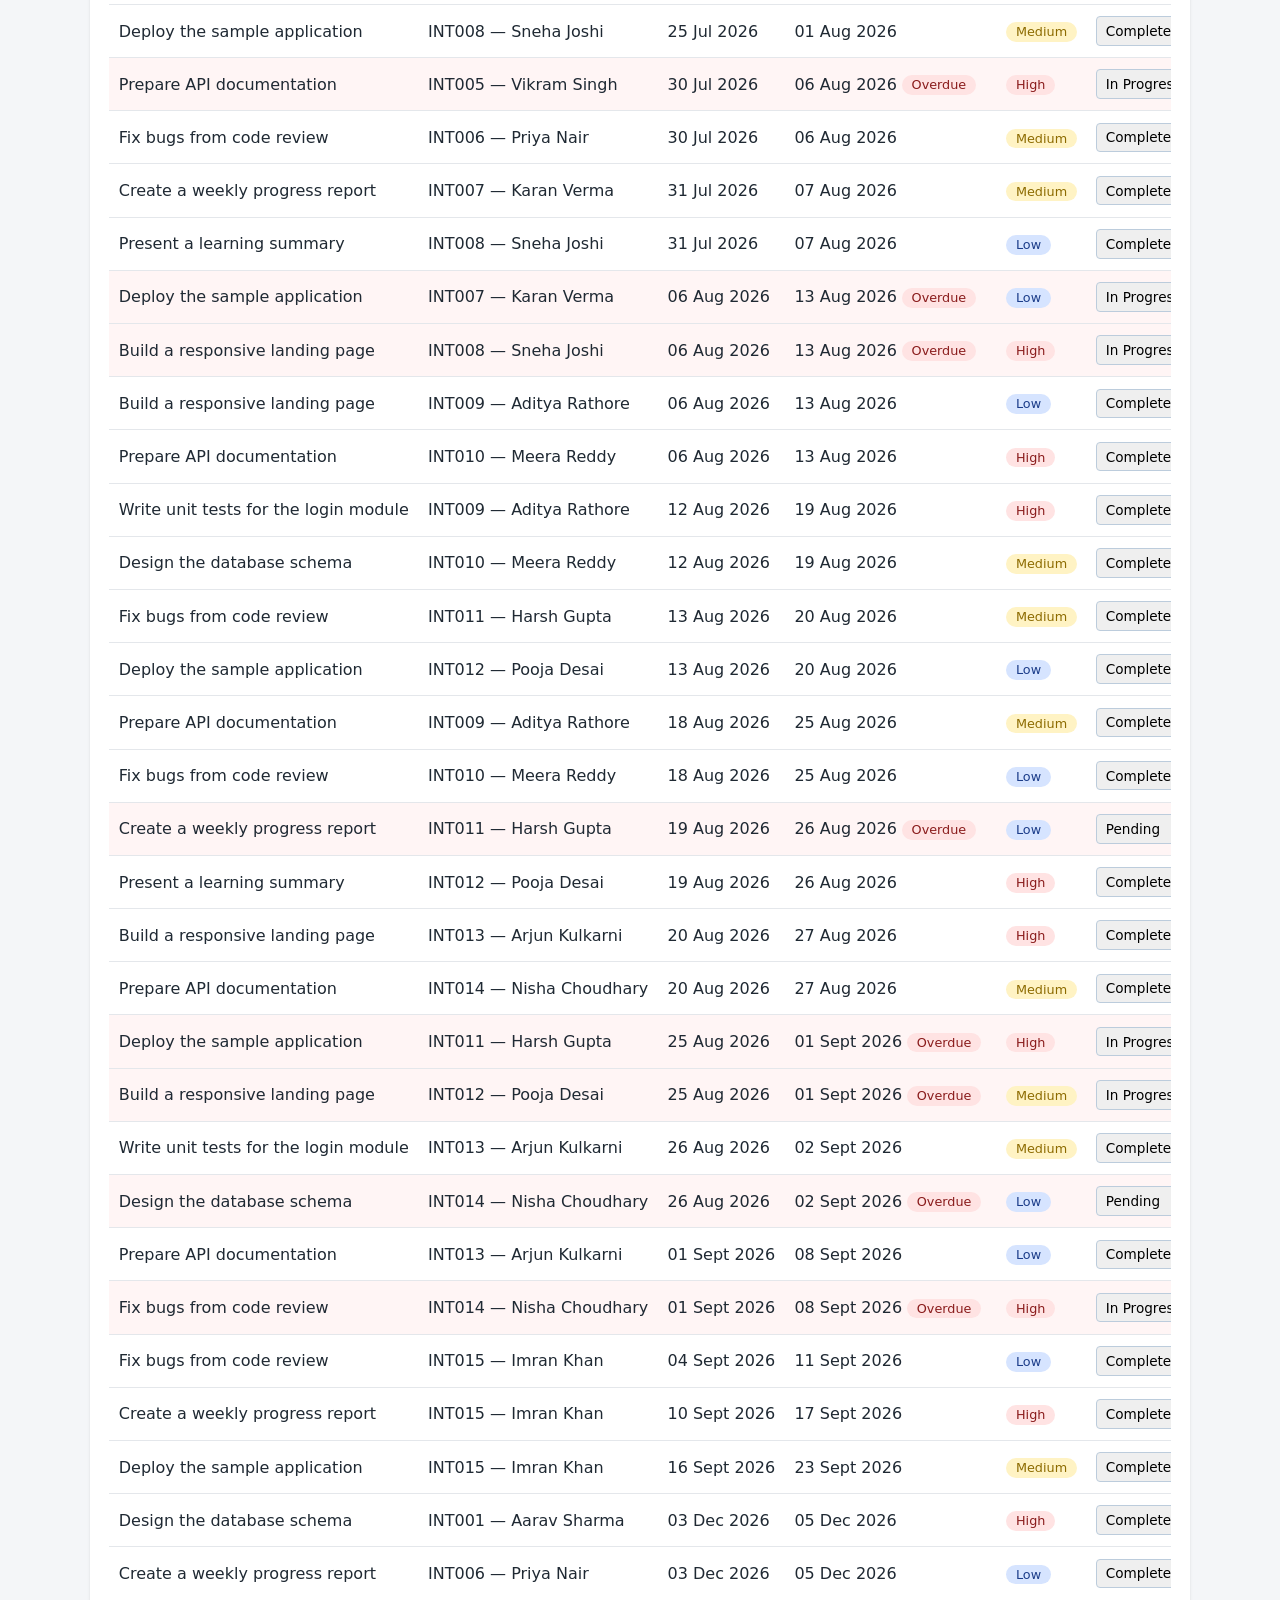
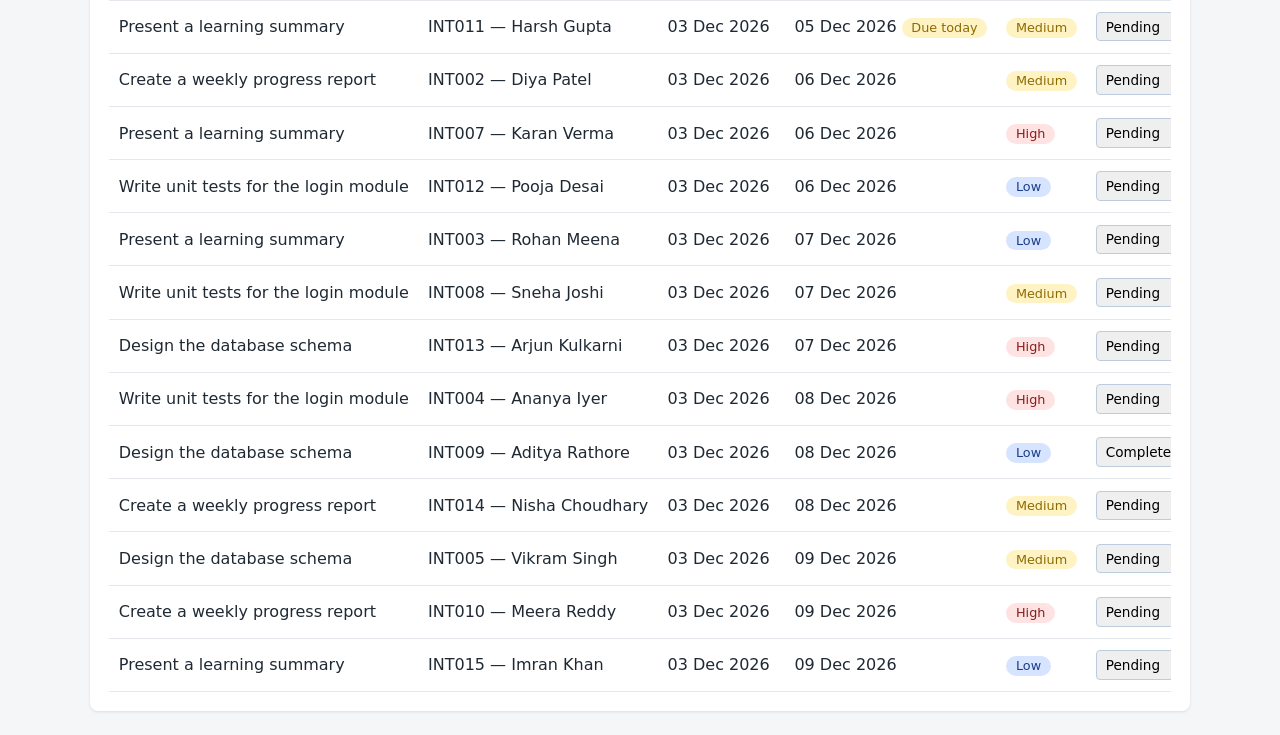
<file: tasks.html>
<!DOCTYPE html>
<html lang="en">

<head>
    <script>
        (function () {
            var theme = null;
            try {
                var saved = JSON.parse(localStorage.getItem('itpms_theme'));
                if (saved === 'dark' || saved === 'light') theme = saved;
            } catch (error) {}
            if (!theme) {
                var prefersDark = window.matchMedia && window.matchMedia('(prefers-color-scheme: dark)').matches;
                theme = prefersDark ? 'dark' : 'light';
            }
            document.documentElement.dataset.theme = theme;
        })();
    </script>
    <meta charset="UTF-8">
    <meta name="viewport" content="width=device-width, initial-scale=1.0">
    <meta name="description" content="Task Management - Intern Training &amp; Performance Management System">
    <link rel="icon" href="data:image/svg+xml,<svg xmlns=%22http://www.w3.org/2000/svg%22 viewBox=%220 0 100 100%22><text y=%22.9em%22 font-size=%2290%22>📊</text></svg>">
    <title>Tasks | Intern Management</title>
    <link rel="stylesheet" href="css/style.css">
    <link rel="stylesheet" href="css/responsive.css">
</head>

<body>
    <nav class="navbar">
        <a href="dashboard.html">Dashboard</a>
        <a href="interns.html">Interns</a>
        <a href="attendance.html">Attendance</a>
        <a href="assessment.html">Assessment</a>
        <a href="tasks.html" class="active">Tasks</a>
        <a href="performance.html">Performance</a>
    </nav>

    <main class="container">
        <div id="task-stats" class="stats-grid"></div>

        <section class="card">
            <h2 id="form-title">Create Task</h2>
            <form id="task-form" novalidate>
                <div class="form-grid">
                    <label>Title
                        <input name="title" type="text" maxlength="100">
                        <span class="error" data-error-for="title"></span>
                    </label>

                    <label>Intern
                        <select name="internId" id="task-intern"></select>
                        <span class="error" data-error-for="internId"></span>
                    </label>

                    <label>Assigned Date
                        <input name="assignedDate" type="date">
                        <span class="error" data-error-for="assignedDate"></span>
                    </label>

                    <label>Due Date
                        <input name="dueDate" type="date">
                        <span class="error" data-error-for="dueDate"></span>
                    </label>

                    <label>Priority
                        <select name="priority" id="task-priority"></select>
                        <span class="error" data-error-for="priority"></span>
                    </label>

                    <label>Status
                        <select name="status" id="task-status"></select>
                        <span class="error" data-error-for="status"></span>
                    </label>
                </div>

                <div class="form-actions">
                    <button type="submit" id="submit-btn" class="btn btn-primary">Create Task</button>
                    <button type="button" id="cancel-btn" class="btn" hidden>Cancel Edit</button>
                </div>
            </form>
        </section>

        <section class="card">
            <h2>All Tasks</h2>
            <div class="toolbar">
                <select id="filter-status" aria-label="Filter by status"></select>
                <select id="filter-priority" aria-label="Filter by priority"></select>
                <label class="inline-check">
                    <input type="checkbox" id="filter-overdue"> Overdue only
                </label>
                <button type="button" id="reset-filters" class="btn">Reset</button>
            </div>

            <div class="table-wrap">
                <table>
                    <thead>
                        <tr>
                            <th>Title</th>
                            <th>Intern</th>
                            <th>Assigned</th>
                            <th>Due</th>
                            <th>Priority</th>
                            <th>Status</th>
                            <th>Actions</th>
                        </tr>
                    </thead>
                    <tbody id="task-table-body"></tbody>
                </table>
            </div>
        </section>
    </main>

    <div id="toast-container"></div>
    <script type="module" src="js/app.js"></script>
    <script type="module" src="js/tasks.js"></script>

</body>

</html>
</file>
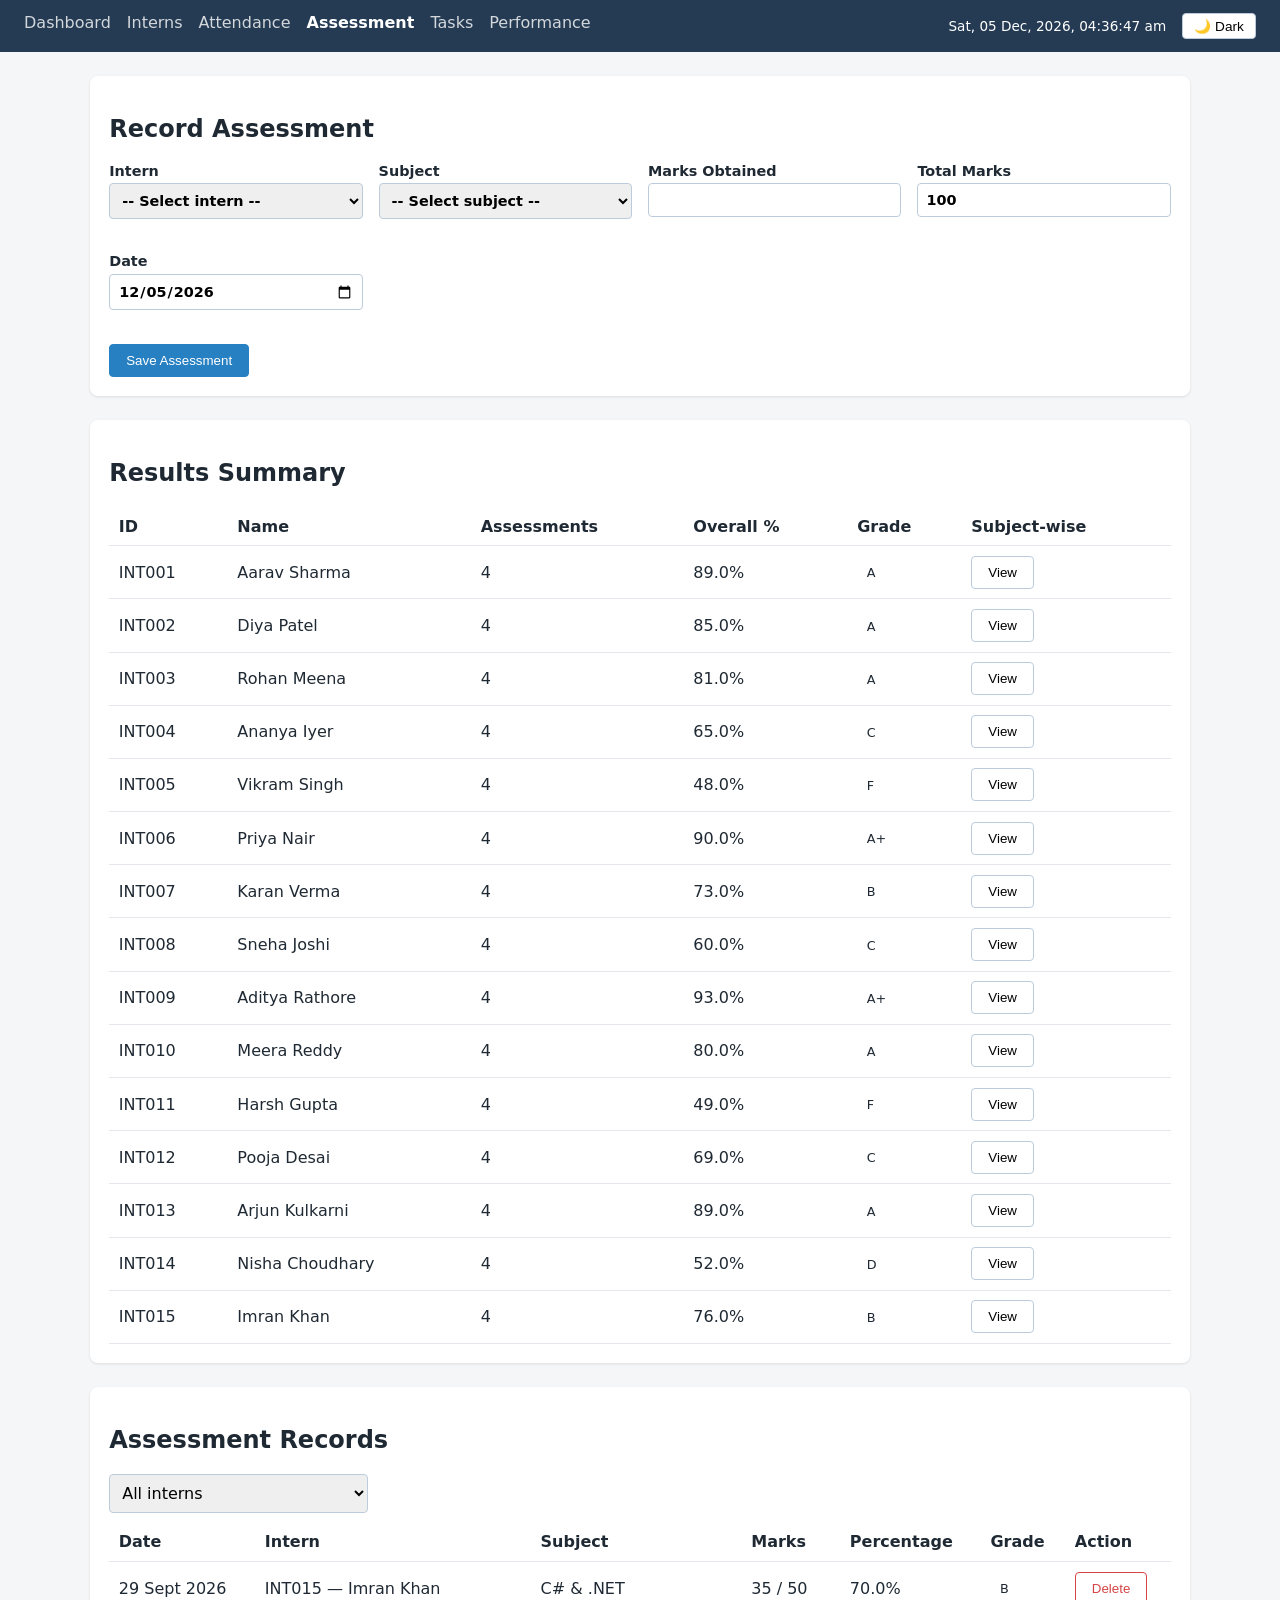
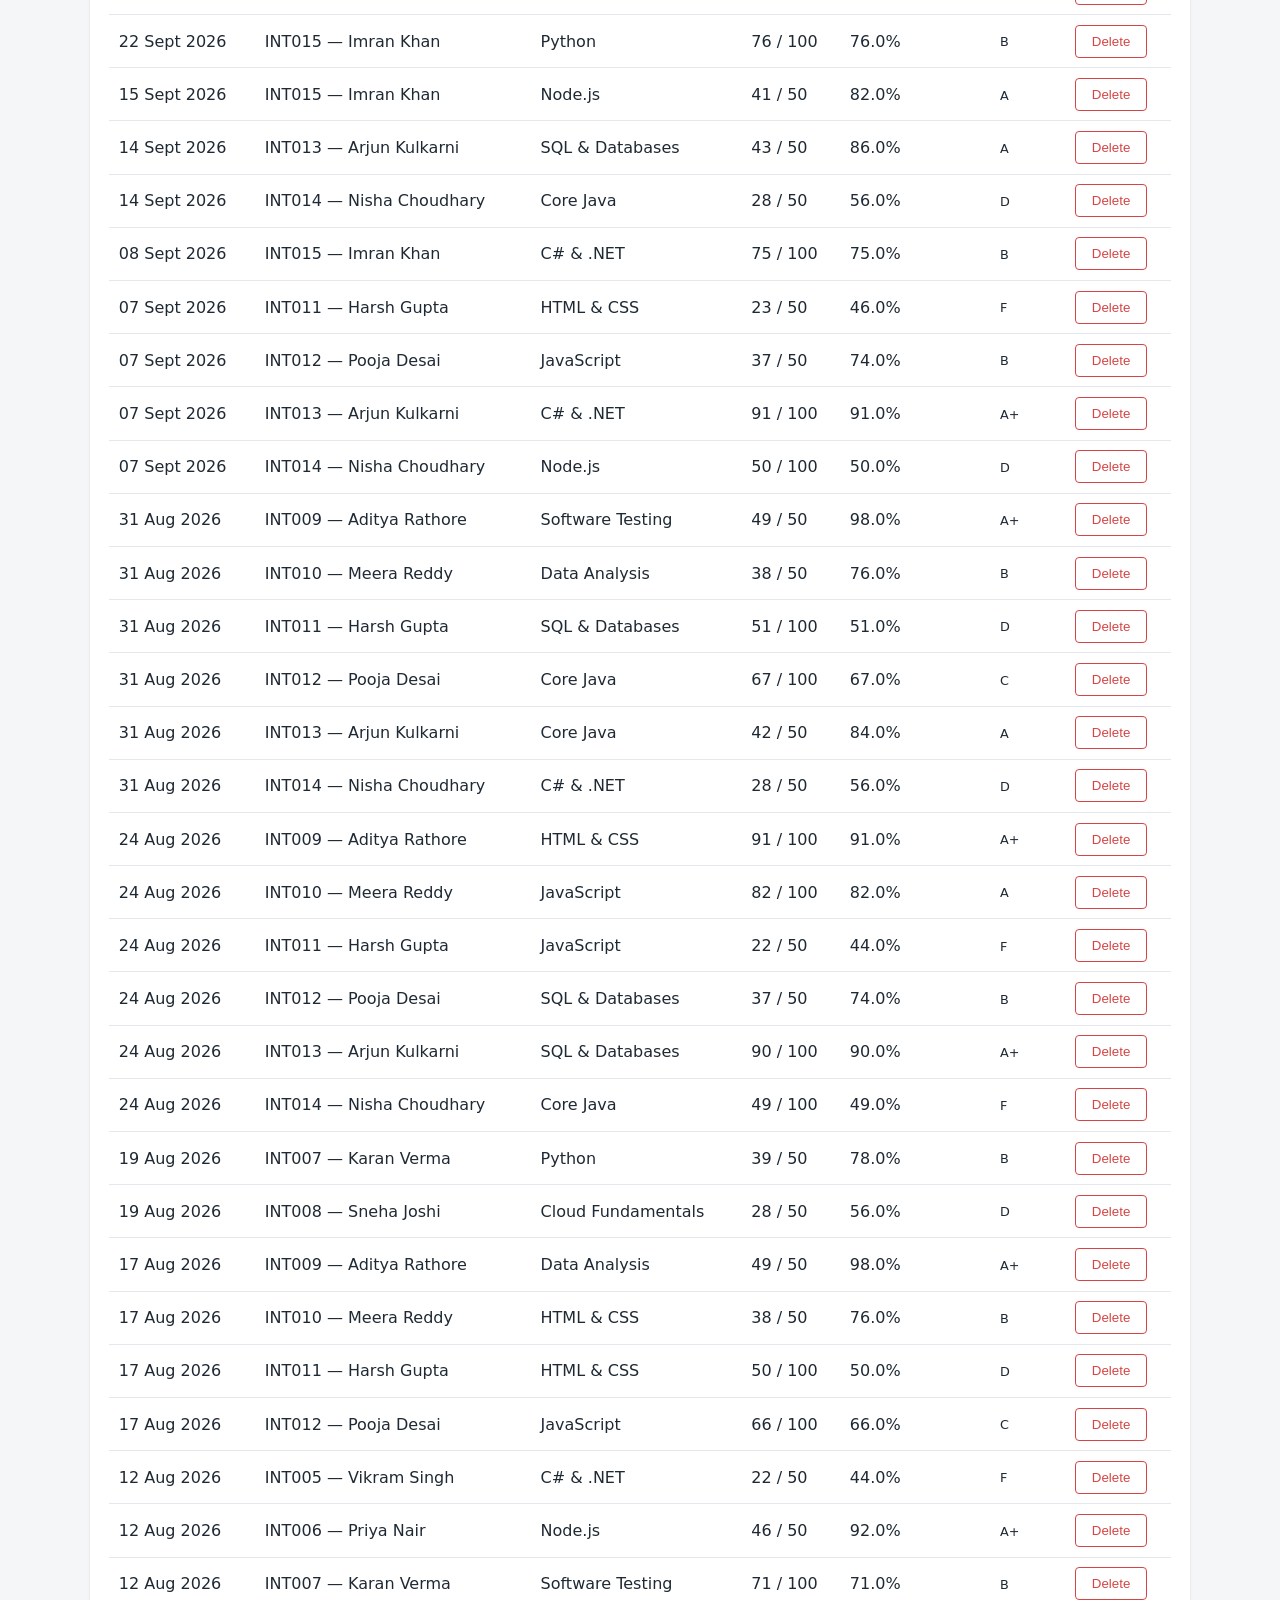
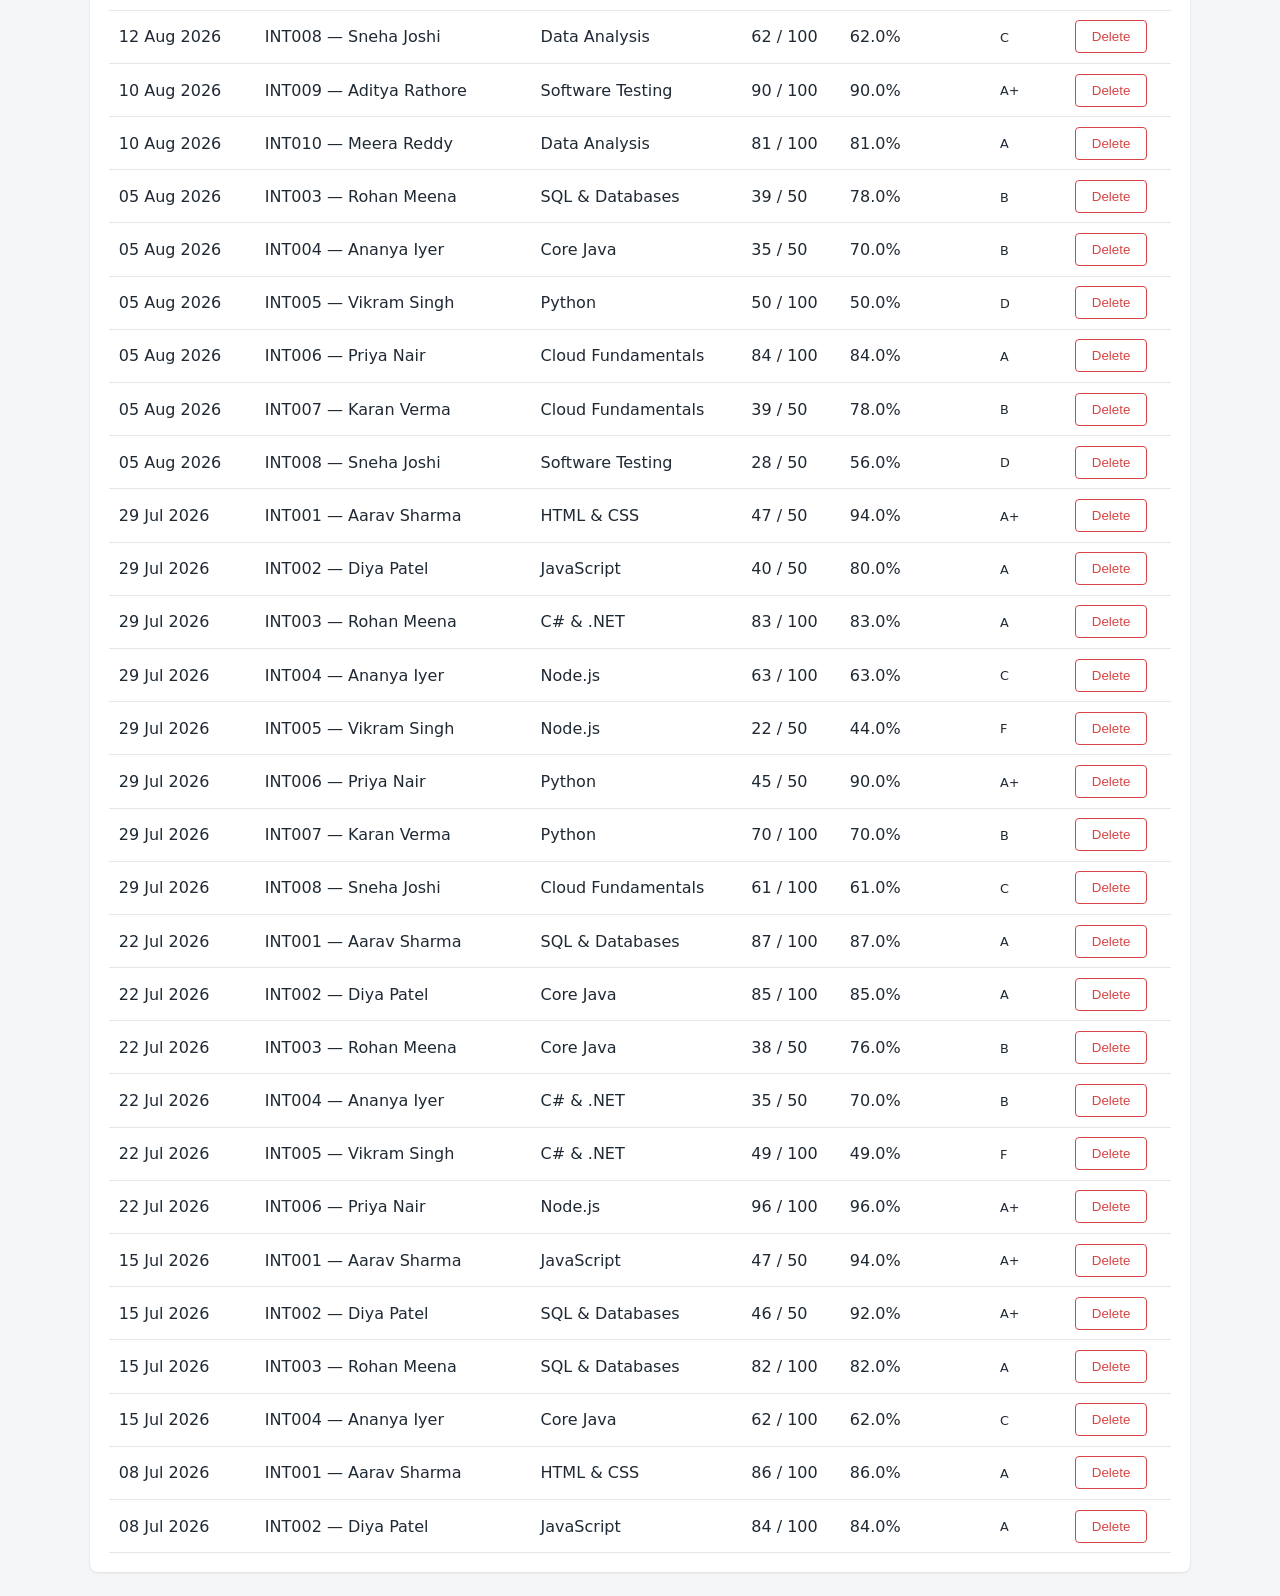
<file: HTML/assessment.html>
<!DOCTYPE html>
<html lang="en">

<head>
    <meta charset="UTF-8">
    <meta name="viewport" content="width=device-width, initial-scale=1.0">
    <script>
        (function () {
            var theme = null;
            try {
                var saved = JSON.parse(localStorage.getItem('itpms_theme'));
                if (saved === 'dark' || saved === 'light') theme = saved;       // 1. saved choice
            } catch (error) { /* storage unavailable or corrupted: fall through */ }

            if (!theme) {                                                      // 2. OS preference
                var prefersDark = window.matchMedia && window.matchMedia('(prefers-color-scheme: dark)').matches;
                theme = prefersDark ? 'dark' : 'light';
            }
            document.documentElement.dataset.theme = theme;
        })();
    </script>
    <title>Assessment | Intern Management</title>
    <link rel="stylesheet" href="/CSS/style.css">
    <link rel="stylesheet" href="/CSS/responsive.css">
</head>

<body>
    <nav class="navbar">
        <a href="dashboard.html">Dashboard</a>
        <a href="interns.html">Interns</a>
        <a href="attendance.html">Attendance</a>
        <a href="assessment.html" class="active">Assessment</a>
        <a href="tasks.html">Tasks</a>
        <a href="performance.html">Performance</a>
    </nav>

    <main class="container">
        <section class="card">
            <h2>Record Assessment</h2>
            <form id="assessment-form" novalidate>
                <div class="form-grid">
                    <label>Intern
                        <select name="internId" id="assessment-intern"></select>
                        <span class="error" data-error-for="internId"></span>
                    </label>

                    <label>Subject
                        <select name="subject" id="assessment-subject"></select>
                        <span class="error" data-error-for="subject"></span>
                    </label>

                    <label>Marks Obtained
                        <input name="marks" type="number" min="0" step="0.5">
                        <span class="error" data-error-for="marks"></span>
                    </label>

                    <label>Total Marks
                        <input name="totalMarks" type="number" min="1" step="1" value="100">
                        <span class="error" data-error-for="totalMarks"></span>
                    </label>

                    <label>Date
                        <input name="date" type="date">
                        <span class="error" data-error-for="date"></span>
                    </label>
                </div>

                <p id="grade-preview" class="preview"></p>

                <div class="form-actions">
                    <button type="submit" class="btn btn-primary">Save Assessment</button>
                </div>
            </form>
        </section>

        <section class="card">
            <h2>Results Summary</h2>
            <div class="table-wrap">
                <table>
                    <thead>
                        <tr>
                            <th>ID</th>
                            <th>Name</th>
                            <th>Assessments</th>
                            <th>Overall %</th>
                            <th>Grade</th>
                            <th>Subject-wise</th>
                        </tr>
                    </thead>
                    <tbody id="summary-table-body"></tbody>
                </table>
            </div>
        </section>

        <section class="card">
            <h2>Assessment Records</h2>
            <div class="toolbar">
                <select id="record-filter" aria-label="Filter records by intern"></select>
            </div>
            <div class="table-wrap">
                <table>
                    <thead>
                        <tr>
                            <th>Date</th>
                            <th>Intern</th>
                            <th>Subject</th>
                            <th>Marks</th>
                            <th>Percentage</th>
                            <th>Grade</th>
                            <th>Action</th>
                        </tr>
                    </thead>
                    <tbody id="records-table-body"></tbody>
                </table>
            </div>
        </section>
    </main>

    <dialog id="subject-dialog">
        <div id="subject-content"></div>
        <form method="dialog"><button class="btn">Close</button></form>
    </dialog>

    <div id="toast-container"></div>
    <script type="module" src="/JS/assessment.js"></script>
    <script type="module" src="/JS/app.js"></script>
</body>

</html>
</file>
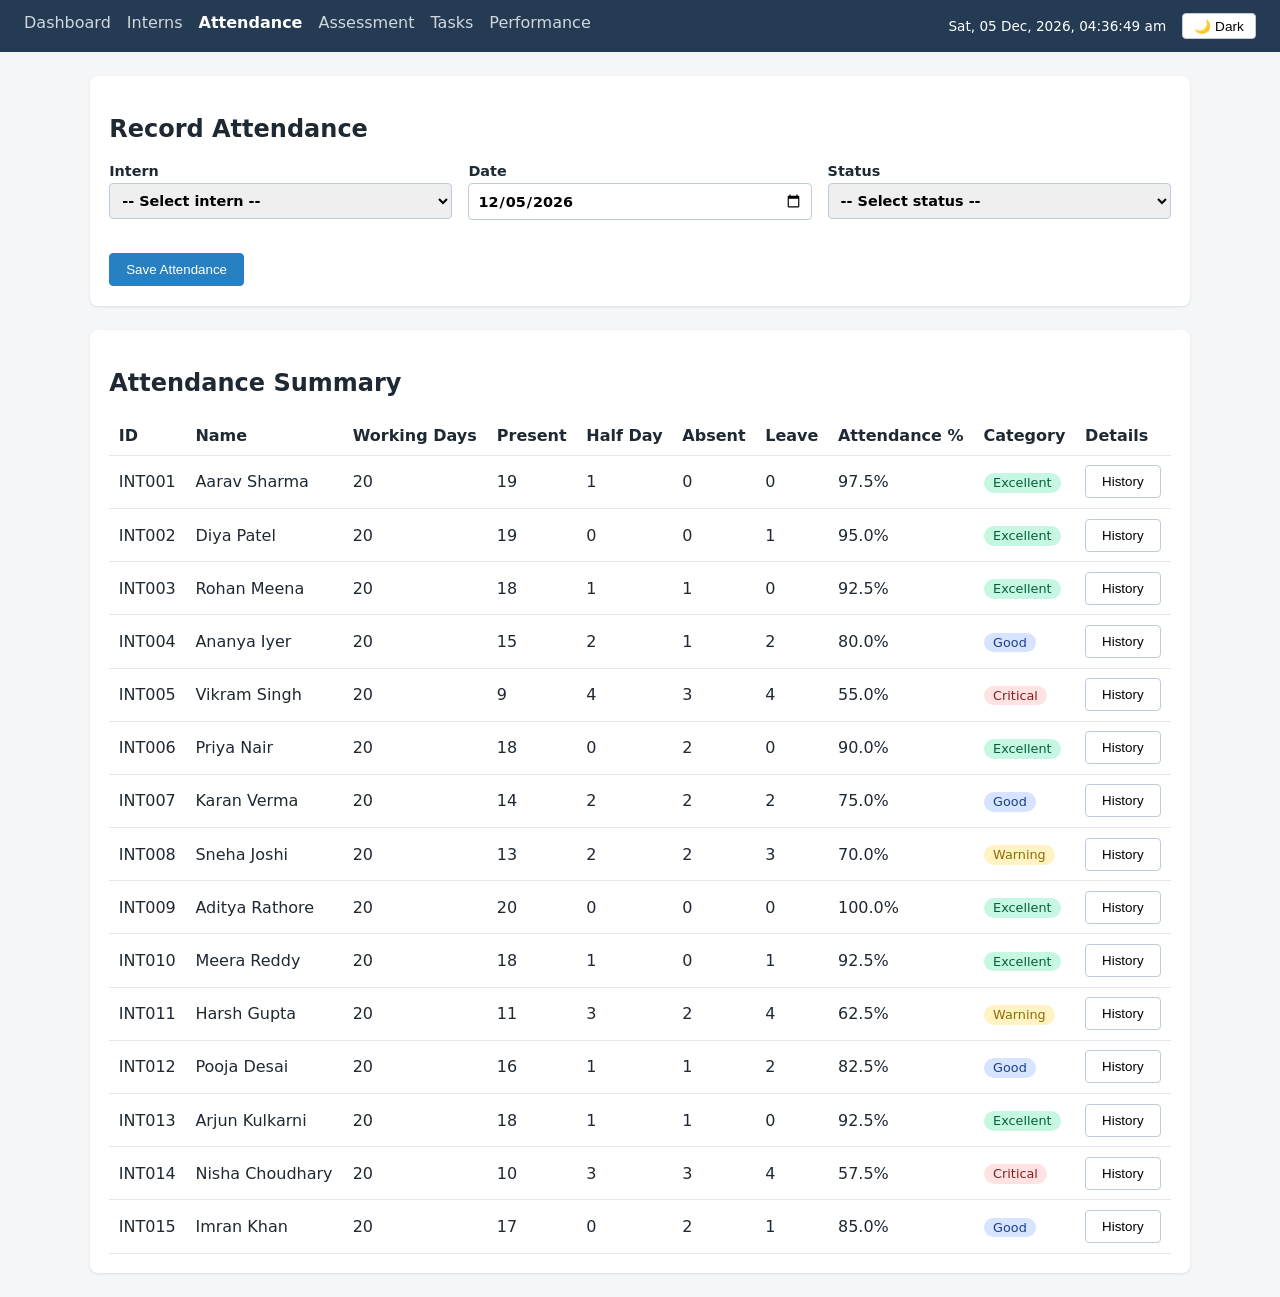
<file: HTML/attendance.html>
<!DOCTYPE html>
<html lang="en">

<head>
    <meta charset="UTF-8">
    <meta name="viewport" content="width=device-width, initial-scale=1.0">
    <script>
        (function () {
            var theme = null;
            try {
                var saved = JSON.parse(localStorage.getItem('itpms_theme'));
                if (saved === 'dark' || saved === 'light') theme = saved;       // 1. saved choice
            } catch (error) { /* storage unavailable or corrupted: fall through */ }

            if (!theme) {                                                      // 2. OS preference
                var prefersDark = window.matchMedia && window.matchMedia('(prefers-color-scheme: dark)').matches;
                theme = prefersDark ? 'dark' : 'light';
            }
            document.documentElement.dataset.theme = theme;
        })();
    </script>
    <title>Attendance | Intern Management</title>
    <link rel="stylesheet" href="/CSS/style.css">
    <link rel="stylesheet" href="/CSS/responsive.css">
</head>

<body>
    <nav class="navbar">
        <a href="dashboard.html">Dashboard</a>
        <a href="interns.html">Interns</a>
        <a href="attendance.html" class="active">Attendance</a>
        <a href="assessment.html">Assessment</a>
        <a href="tasks.html">Tasks</a>
        <a href="performance.html">Performance</a>
    </nav>

    <main class="container">
        <section class="card">
            <h2>Record Attendance</h2>
            <form id="attendance-form" novalidate>
                <div class="form-grid">
                    <label>Intern
                        <select name="internId" id="attendance-intern"></select>
                        <span class="error" data-error-for="internId"></span>
                    </label>

                    <label>Date
                        <input name="date" type="date">
                        <span class="error" data-error-for="date"></span>
                    </label>

                    <label>Status
                        <select name="status" id="attendance-status"></select>
                        <span class="error" data-error-for="status"></span>
                    </label>
                </div>
                <div class="form-actions">
                    <button type="submit" class="btn btn-primary">Save Attendance</button>
                </div>
            </form>
        </section>

        <section class="card">
            <h2>Attendance Summary</h2>
            <div class="table-wrap">
                <table>
                    <thead>
                        <tr>
                            <th>ID</th>
                            <th>Name</th>
                            <th>Working Days</th>
                            <th>Present</th>
                            <th>Half Day</th>
                            <th>Absent</th>
                            <th>Leave</th>
                            <th>Attendance %</th>
                            <th>Category</th>
                            <th>Details</th>
                        </tr>
                    </thead>
                    <tbody id="attendance-table-body"></tbody>
                </table>
            </div>
        </section>
    </main>

    <dialog id="history-dialog">
        <div id="history-content"></div>
        <form method="dialog"><button class="btn">Close</button></form>
    </dialog>

    <div id="toast-container"></div>
    <script type="module" src="/JS/attendance.js"></script>
    <script type="module" src="/JS/app.js"></script>
</body>

</html>
</file>
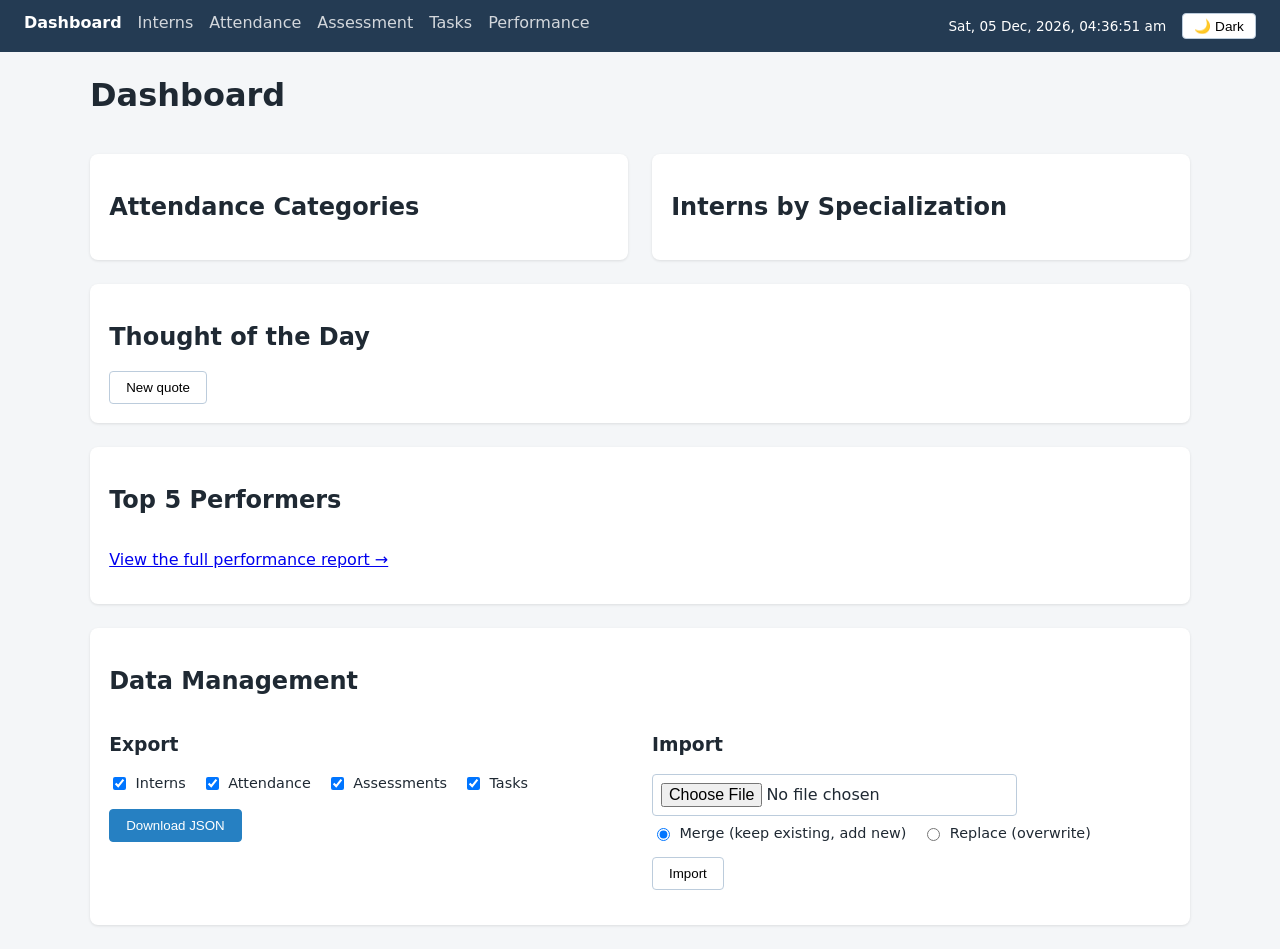
<file: HTML/dashboard.html>
<!DOCTYPE html>
<html lang="en">

<head>
    <meta charset="UTF-8">
    <meta name="viewport" content="width=device-width, initial-scale=1.0">
    <script>
        (function () {
            var theme = null;
            try {
                var saved = JSON.parse(localStorage.getItem('itpms_theme'));
                if (saved === 'dark' || saved === 'light') theme = saved;       // 1. saved choice
            } catch (error) { /* storage unavailable or corrupted: fall through */ }

            if (!theme) {                                                      // 2. OS preference
                var prefersDark = window.matchMedia && window.matchMedia('(prefers-color-scheme: dark)').matches;
                theme = prefersDark ? 'dark' : 'light';
            }
            document.documentElement.dataset.theme = theme;
        })();
    </script>
    <title>Dashboard | Intern Management</title>
    <link rel="stylesheet" href="/CSS/style.css">
    <link rel="stylesheet" href="/CSS/responsive.css">
</head>

<body>
    <nav class="navbar">
        <a href="dashboard.html" class="active">Dashboard</a>
        <a href="interns.html">Interns</a>
        <a href="attendance.html">Attendance</a>
        <a href="assessment.html">Assessment</a>
        <a href="tasks.html">Tasks</a>
        <a href="performance.html">Performance</a>
    </nav>

    <main class="container">
        <h1 class="page-title">Dashboard</h1>

        <div id="kpi-grid" class="stats-grid"></div>

        <div class="two-col">
            <section class="card">
                <h2>Attendance Categories</h2>
                <div id="attendance-breakdown"></div>
            </section>

            <section class="card">
                <h2>Interns by Specialization</h2>
                <div id="specialization-breakdown"></div>
            </section>
        </div>

        <section class="card">
            <h2>Thought of the Day</h2>
            <div id="quote-box" aria-live="polite"></div>
            <button type="button" id="quote-refresh" class="btn">New quote</button>
        </section>

        <section class="card">
            <h2>Top 5 Performers</h2>
            <ol id="dashboard-top" class="top-list"></ol>
            <p><a href="performance.html">View the full performance report →</a></p>
        </section>

        <section class="card">
            <h2>Data Management</h2>

            <div class="two-col">
                <div>
                    <h3>Export</h3>
                    <div class="check-list">
                        <label class="inline-check"><input type="checkbox" name="export-set" value="interns" checked>
                            Interns</label>
                        <label class="inline-check"><input type="checkbox" name="export-set" value="attendance" checked>
                            Attendance</label>
                        <label class="inline-check"><input type="checkbox" name="export-set" value="assessments"
                                checked> Assessments</label>
                        <label class="inline-check"><input type="checkbox" name="export-set" value="tasks" checked>
                            Tasks</label>
                    </div>
                    <button type="button" id="export-btn" class="btn btn-primary">Download JSON</button>
                </div>

                <div>
                    <h3>Import</h3>
                    <input type="file" id="import-file" accept=".json,application/json">
                    <div class="check-list">
                        <label class="inline-check"><input type="radio" name="import-mode" value="merge" checked> Merge
                            (keep existing, add new)</label>
                        <label class="inline-check"><input type="radio" name="import-mode" value="replace"> Replace
                            (overwrite)</label>
                    </div>
                    <button type="button" id="import-btn" class="btn">Import</button>
                    <div id="import-report" class="import-report" aria-live="polite"></div>
                </div>
            </div>
        </section>
    </main>

    <div id="toast-container"></div>
    <script type="module" src="/JS/dashboard.js"></script>
    <script type="module" src="/JS/app.js"></script>

</body>

</html>
</file>
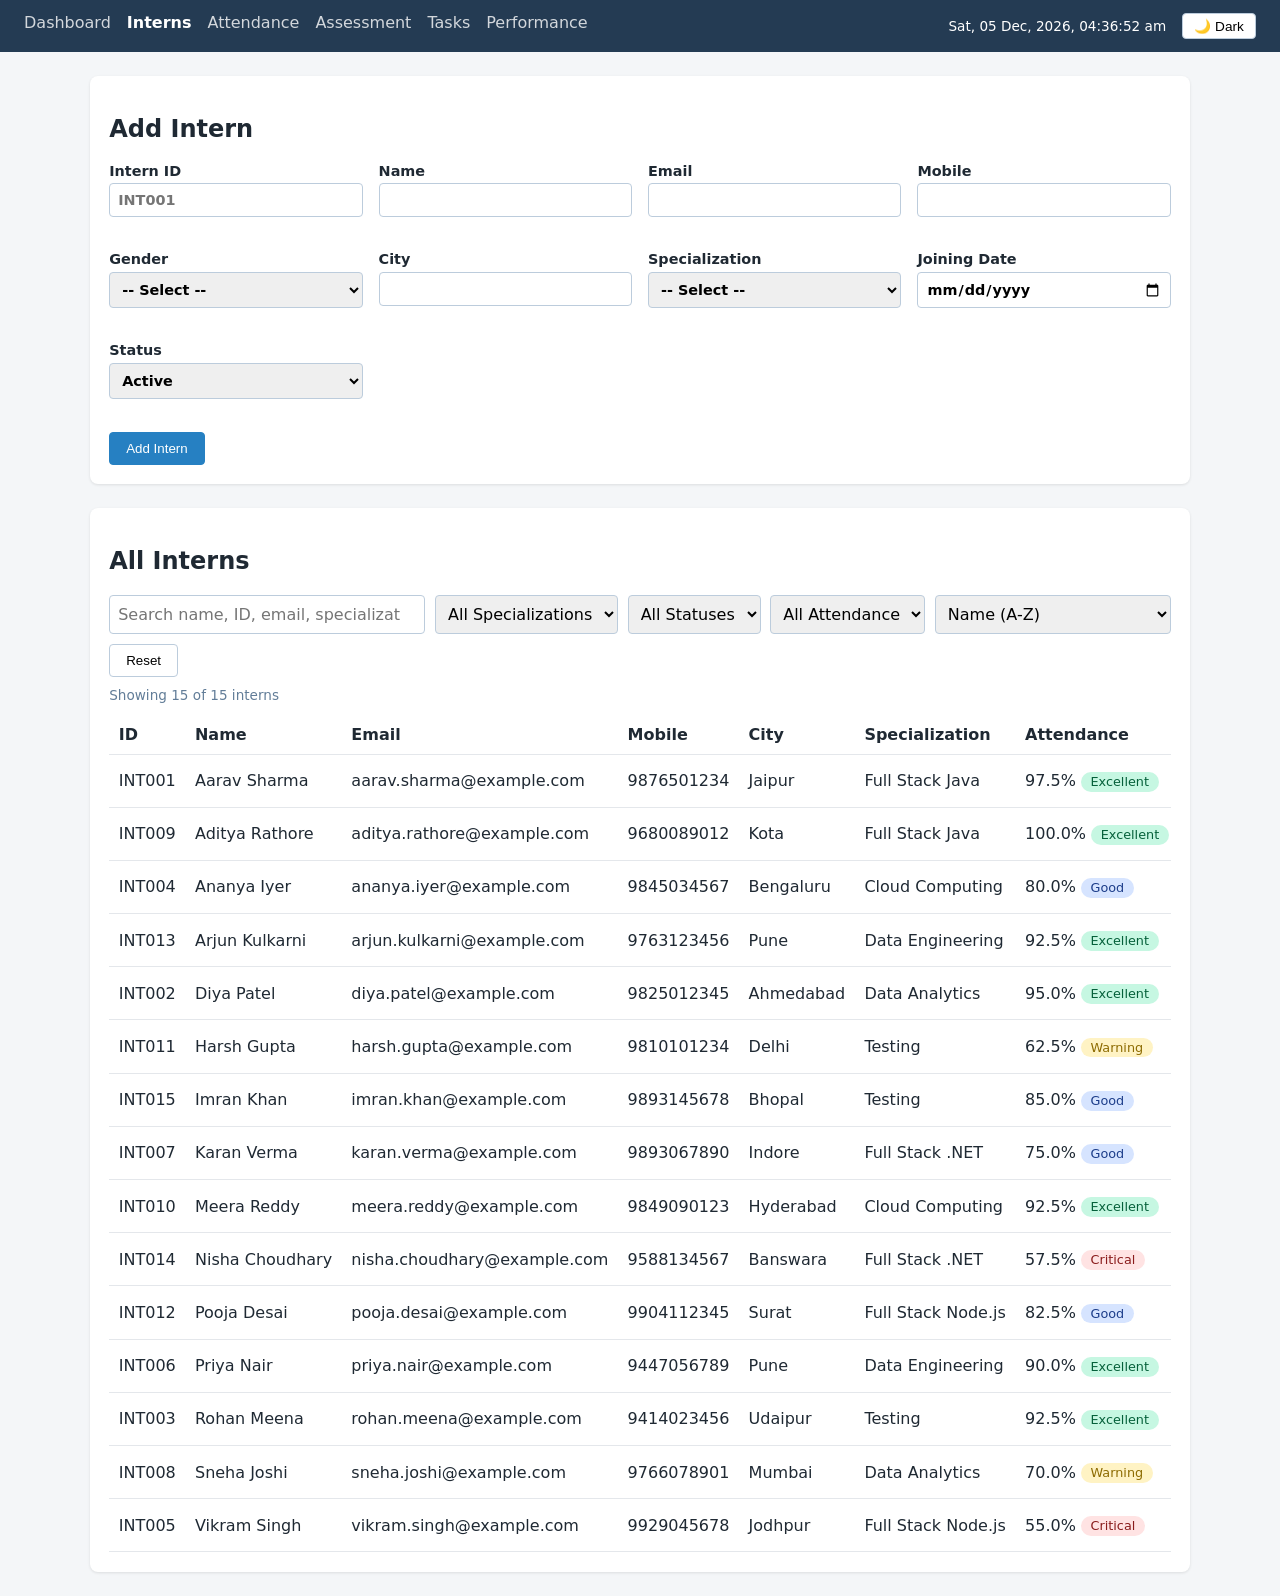
<file: HTML/interns.html>
<!DOCTYPE html>
<html lang="en">

<head>
    <meta charset="UTF-8">
    <meta name="viewport" content="width=device-width, initial-scale=1.0">
    <script>
        (function () {
            var theme = null;
            try {
                var saved = JSON.parse(localStorage.getItem('itpms_theme'));
                if (saved === 'dark' || saved === 'light') theme = saved;       // 1. saved choice
            } catch (error) { /* storage unavailable or corrupted: fall through */ }

            if (!theme) {                                                      // 2. OS preference
                var prefersDark = window.matchMedia && window.matchMedia('(prefers-color-scheme: dark)').matches;
                theme = prefersDark ? 'dark' : 'light';
            }
            document.documentElement.dataset.theme = theme;
        })();
    </script>
    <title>Interns | Intern Management</title>
    <link rel="stylesheet" href="/CSS/style.css">
    <link rel="stylesheet" href="/CSS/responsive.css">
</head>

<body>
    <nav class="navbar">
        <a href="dashboard.html">Dashboard</a>
        <a href="interns.html" class="active">Interns</a>
        <a href="attendance.html">Attendance</a>
        <a href="assessment.html">Assessment</a>
        <a href="tasks.html">Tasks</a>
        <a href="performance.html">Performance</a>
    </nav>

    <main class="container">
        <section class="card">
            <h2 id="form-title">Add Intern</h2>

            <form id="intern-form" novalidate>
                <div class="form-grid">
                    <label>Intern ID
                        <input name="internId" type="text" placeholder="INT001">
                        <span class="error" data-error-for="internId"></span>
                    </label>

                    <label>Name
                        <input name="name" type="text">
                        <span class="error" data-error-for="name"></span>
                    </label>

                    <label>Email
                        <input name="email" type="email">
                        <span class="error" data-error-for="email"></span>
                    </label>

                    <label>Mobile
                        <input name="mobile" type="tel" maxlength="10">
                        <span class="error" data-error-for="mobile"></span>
                    </label>

                    <label>Gender
                        <select name="gender">
                            <option value="">-- Select --</option>
                            <option>Male</option>
                            <option>Female</option>
                            <option>Other</option>
                        </select>
                        <span class="error" data-error-for="gender"></span>
                    </label>

                    <label>City
                        <input name="city" type="text">
                        <span class="error" data-error-for="city"></span>
                    </label>

                    <label>Specialization
                        <select name="specialization" id="specialization"></select>
                        <span class="error" data-error-for="specialization"></span>
                    </label>

                    <label>Joining Date
                        <input name="joiningDate" type="date">
                        <span class="error" data-error-for="joiningDate"></span>
                    </label>

                    <label>Status
                        <select name="status" id="status"></select>
                        <span class="error" data-error-for="status"></span>
                    </label>
                </div>

                <div class="form-actions">
                    <button type="submit" id="submit-btn" class="btn btn-primary">Add Intern</button>
                    <button type="button" id="cancel-btn" class="btn" hidden>Cancel Edit</button>
                </div>
            </form>
        </section>

        <section class="card">
            <h2>All Interns</h2>
            <div class="toolbar">
                <input type="search" id="search-input" placeholder="Search name, ID, email, specialization, city...">

                <select id="filter-specialization" aria-label="Filter by specialization"></select>

                <select id="filter-status" aria-label="Filter by status"></select>

                <select id="filter-attendance" aria-label="Filter by attendance category"></select>

                <select id="sort-select" aria-label="Sort interns">
                    <option value="name-asc">Name (A-Z)</option>
                    <option value="name-desc">Name (Z-A)</option>
                    <option value="joining-newest">Joining date (newest)</option>
                    <option value="joining-oldest">Joining date (oldest)</option>
                    <option value="marks-desc">Marks (high to low)</option>
                    <option value="marks-asc">Marks (low to high)</option>
                    <option value="attendance-desc">Attendance (high to low)</option>
                    <option value="attendance-asc">Attendance (low to high)</option>
                </select>

                <button type="button" id="reset-filters" class="btn">Reset</button>
            </div>
            <p id="result-count" class="result-count"></p>
            <div class="table-wrap">
                <table>
                    <thead>
                        <tr>
                            <th>ID</th>
                            <th>Name</th>
                            <th>Email</th>
                            <th>Mobile</th>
                            <th>City</th>
                            <th>Specialization</th>
                            <th>Attendance</th>
                            <th>Avg Marks</th>
                            <th>Joined</th>
                            <th>Status</th>
                            <th>Actions</th>
                        </tr>
                    </thead>
                    <tbody id="intern-table-body"></tbody>
                </table>
            </div>
        </section>
    </main>

    <!-- Read-only details popup for the "View" action -->
    <dialog id="view-dialog">
        <div id="view-content"></div>
        <form method="dialog"><button class="btn">Close</button></form>
    </dialog>

    <div id="toast-container"></div>

    <script type="module" src="/JS/interns.js"></script>
    <script type="module" src="/JS/app.js"></script>

</body>

</html>
</file>
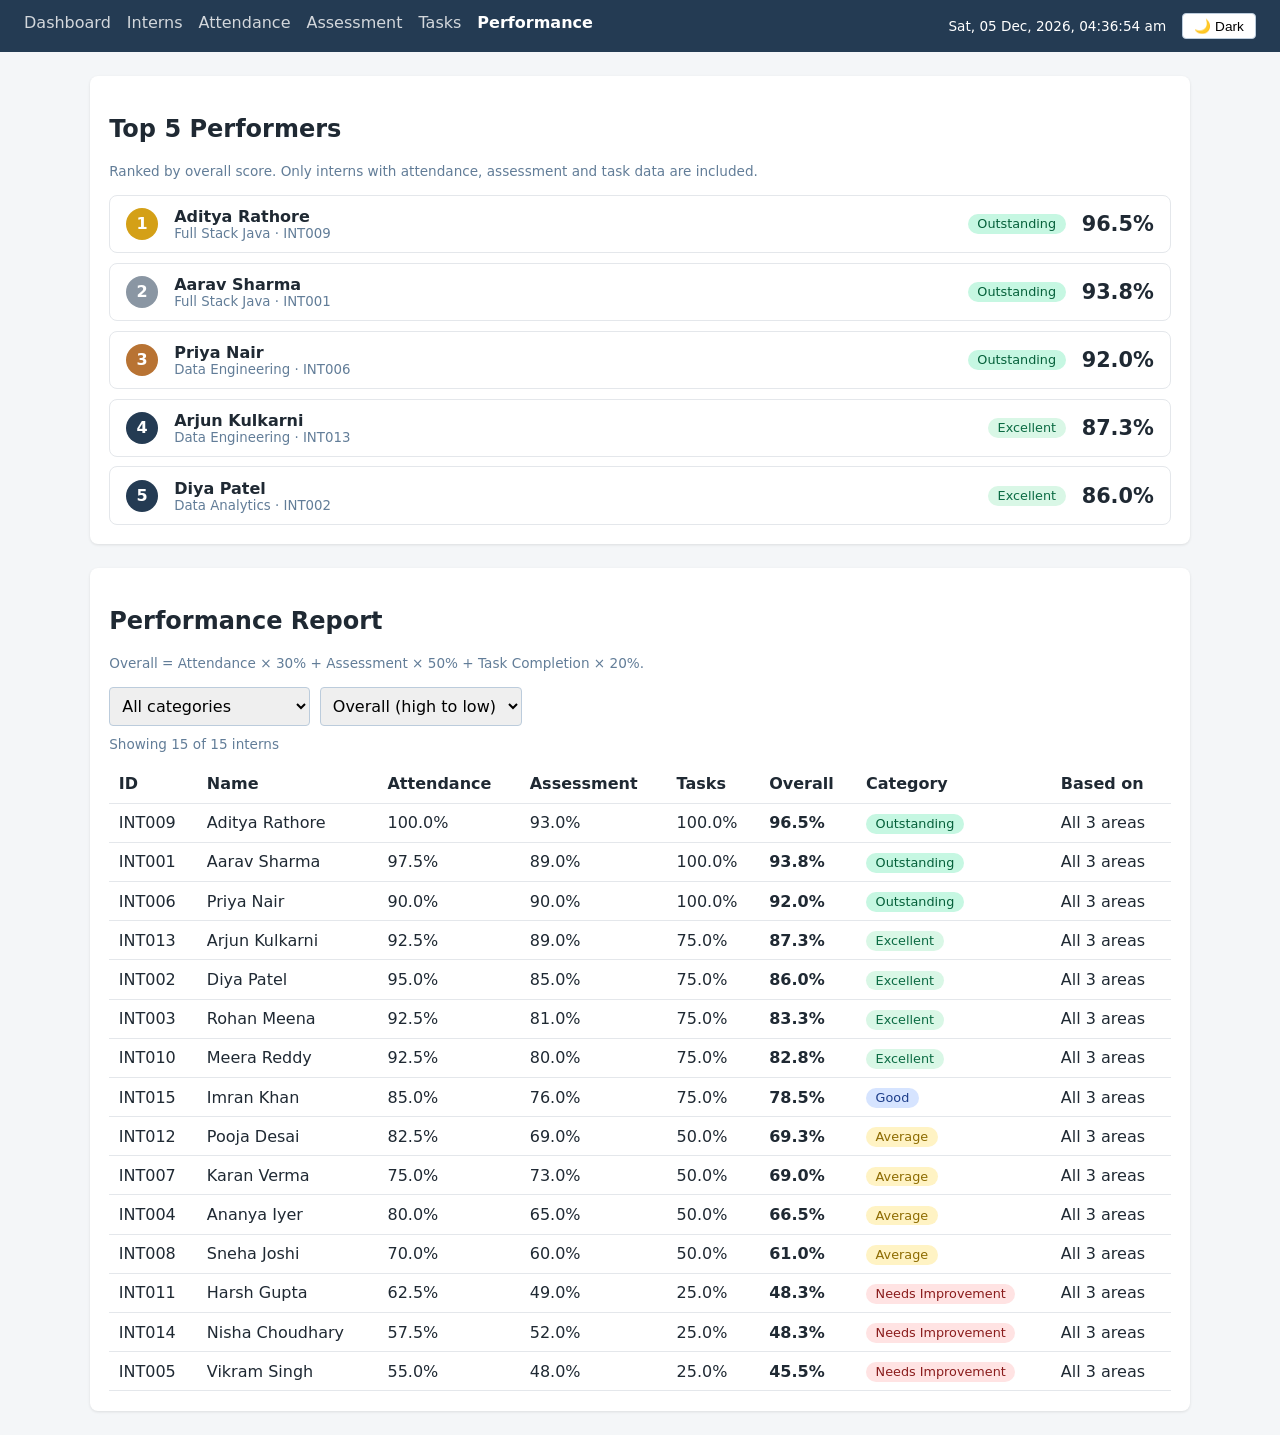
<file: HTML/performance.html>
<!DOCTYPE html>
<html lang="en">

<head>
    <meta charset="UTF-8">
    <meta name="viewport" content="width=device-width, initial-scale=1.0">
    <script>
        (function () {
            var theme = null;
            try {
                var saved = JSON.parse(localStorage.getItem('itpms_theme'));
                if (saved === 'dark' || saved === 'light') theme = saved;       // 1. saved choice
            } catch (error) { /* storage unavailable or corrupted: fall through */ }

            if (!theme) {                                                      // 2. OS preference
                var prefersDark = window.matchMedia && window.matchMedia('(prefers-color-scheme: dark)').matches;
                theme = prefersDark ? 'dark' : 'light';
            }
            document.documentElement.dataset.theme = theme;
        })();
    </script>
    <title>Performance | Intern Management</title>
    <link rel="stylesheet" href="/CSS/style.css">
    <link rel="stylesheet" href="/CSS/responsive.css">
</head>

<body>
    <nav class="navbar">
        <a href="dashboard.html">Dashboard</a>
        <a href="interns.html">Interns</a>
        <a href="attendance.html">Attendance</a>
        <a href="assessment.html">Assessment</a>
        <a href="tasks.html">Tasks</a>
        <a href="performance.html" class="active">Performance</a>
    </nav>

    <main class="container">
        <section class="card">
            <h2>Top 5 Performers</h2>
            <p class="hint">Ranked by overall score. Only interns with attendance, assessment and task data are
                included.</p>
            <ol id="top-performers" class="top-list"></ol>
        </section>

        <section class="card">
            <h2>Performance Report</h2>
            <p class="hint">Overall = Attendance × 30% + Assessment × 50% + Task Completion × 20%.</p>

            <div class="toolbar">
                <select id="filter-category" aria-label="Filter by performance category"></select>
                <select id="sort-report" aria-label="Sort report">
                    <option value="score-desc">Overall (high to low)</option>
                    <option value="score-asc">Overall (low to high)</option>
                    <option value="name-asc">Name (A-Z)</option>
                </select>
            </div>
            <p id="report-count" class="result-count"></p>

            <div class="table-wrap">
                <table>
                    <thead>
                        <tr>
                            <th>ID</th>
                            <th>Name</th>
                            <th>Attendance</th>
                            <th>Assessment</th>
                            <th>Tasks</th>
                            <th>Overall</th>
                            <th>Category</th>
                            <th>Based on</th>
                        </tr>
                    </thead>
                    <tbody id="report-table-body"></tbody>
                </table>
            </div>
        </section>
    </main>

    <div id="toast-container"></div>
    <script type="module" src="/JS/performance.js"></script>
    <script type="module" src="/JS/app.js"></script>

</body>

</html>
</file>
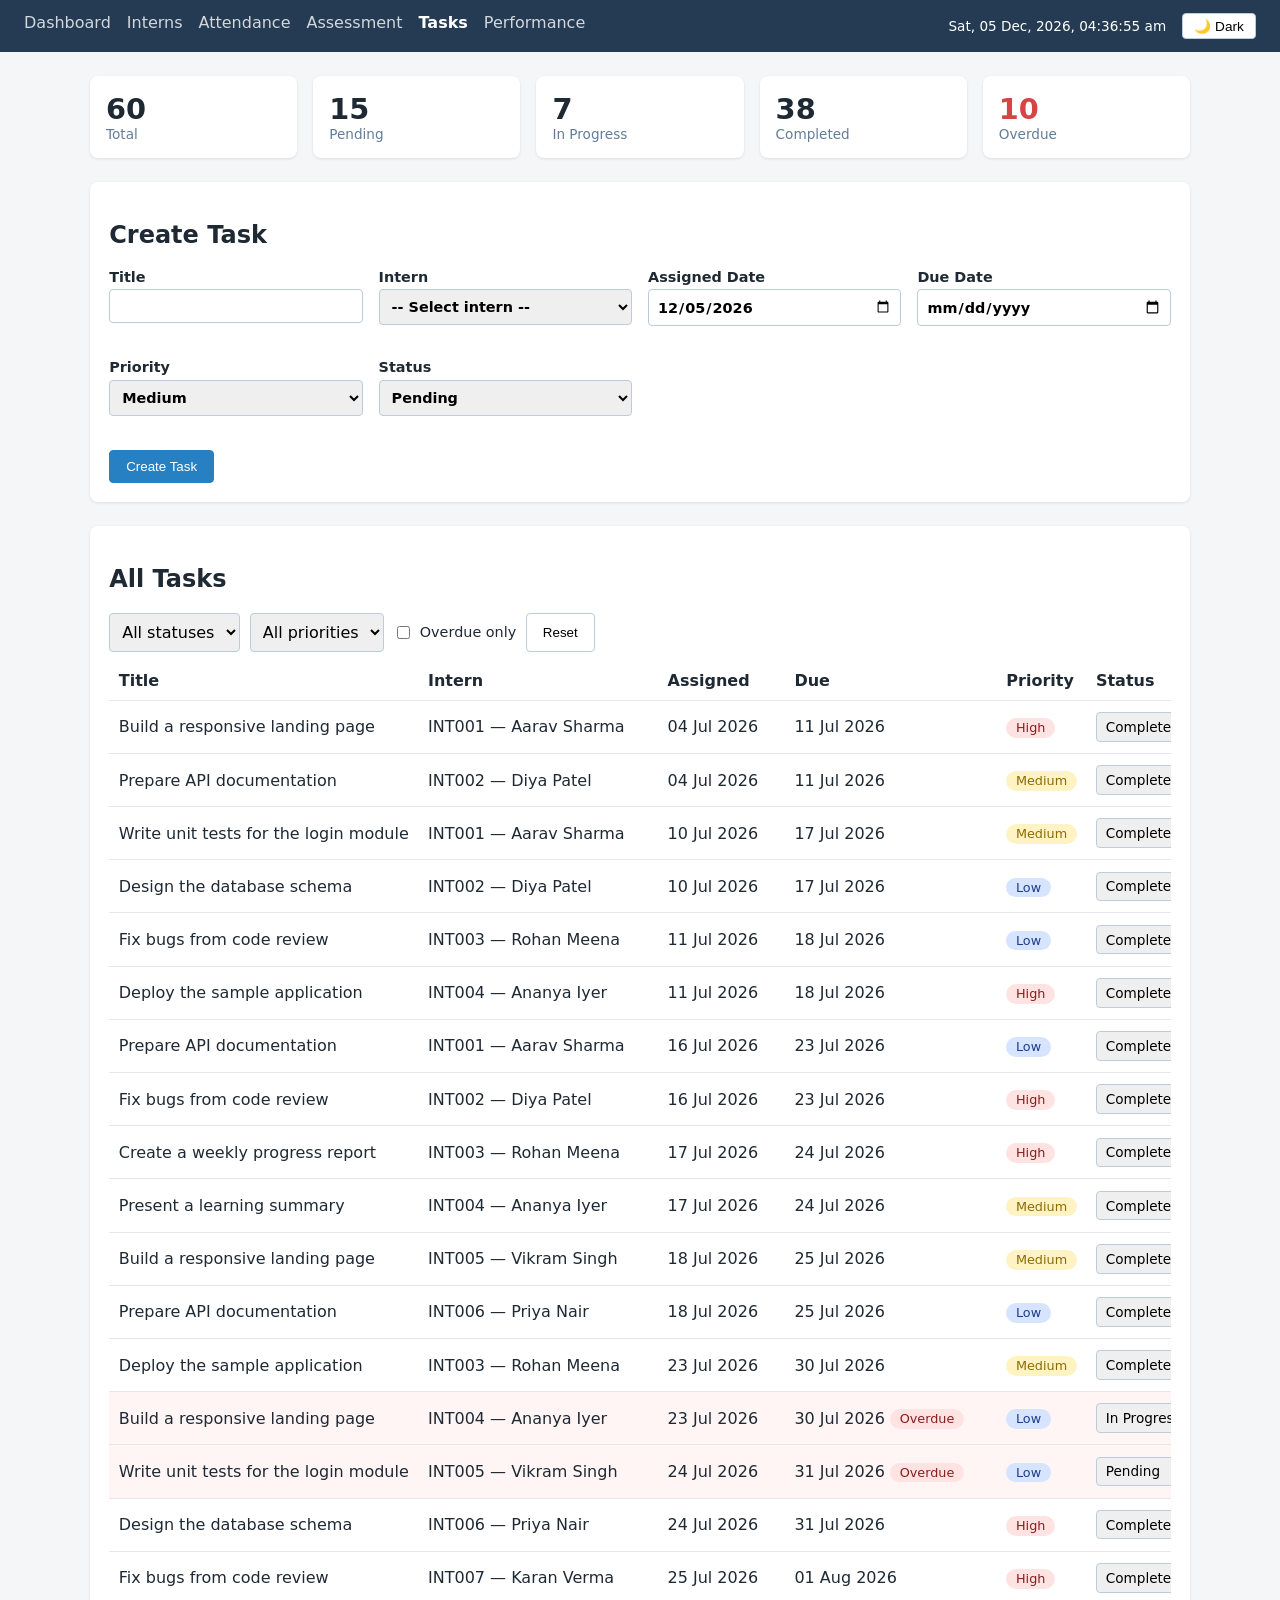
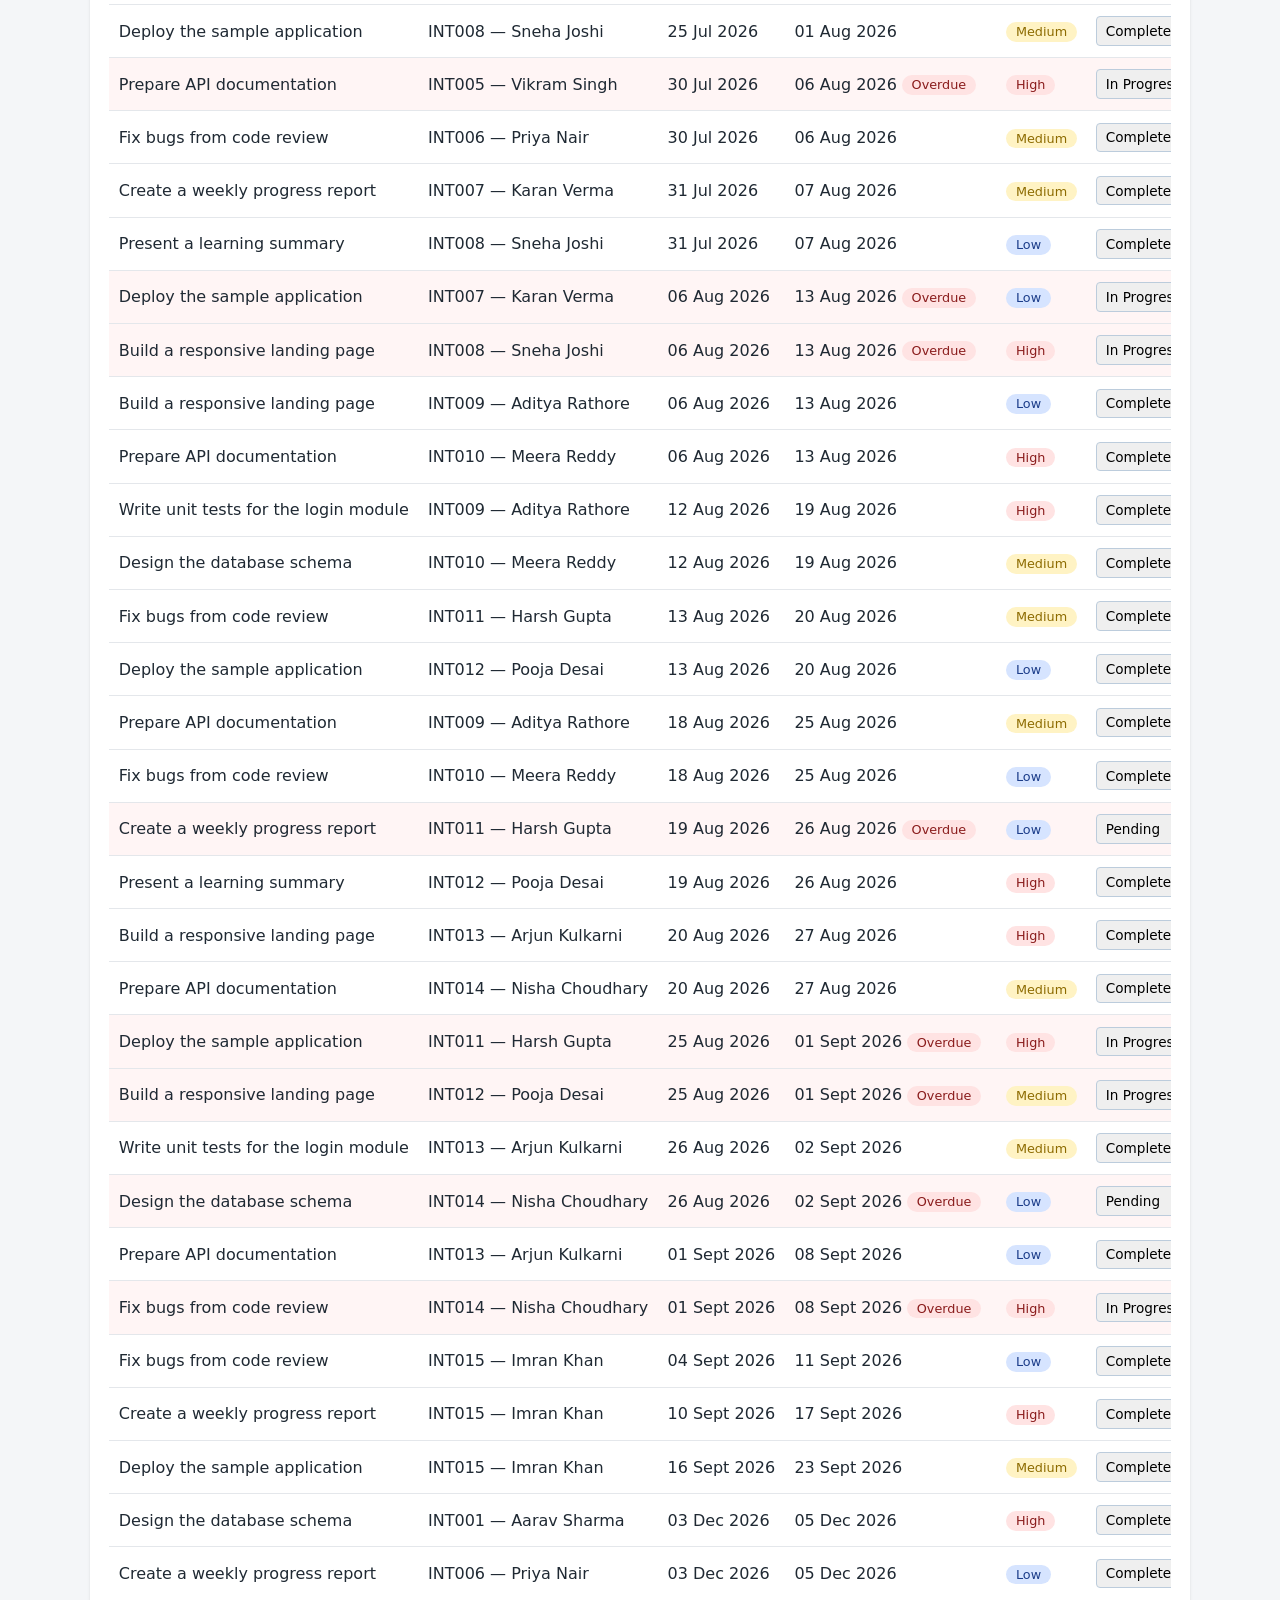
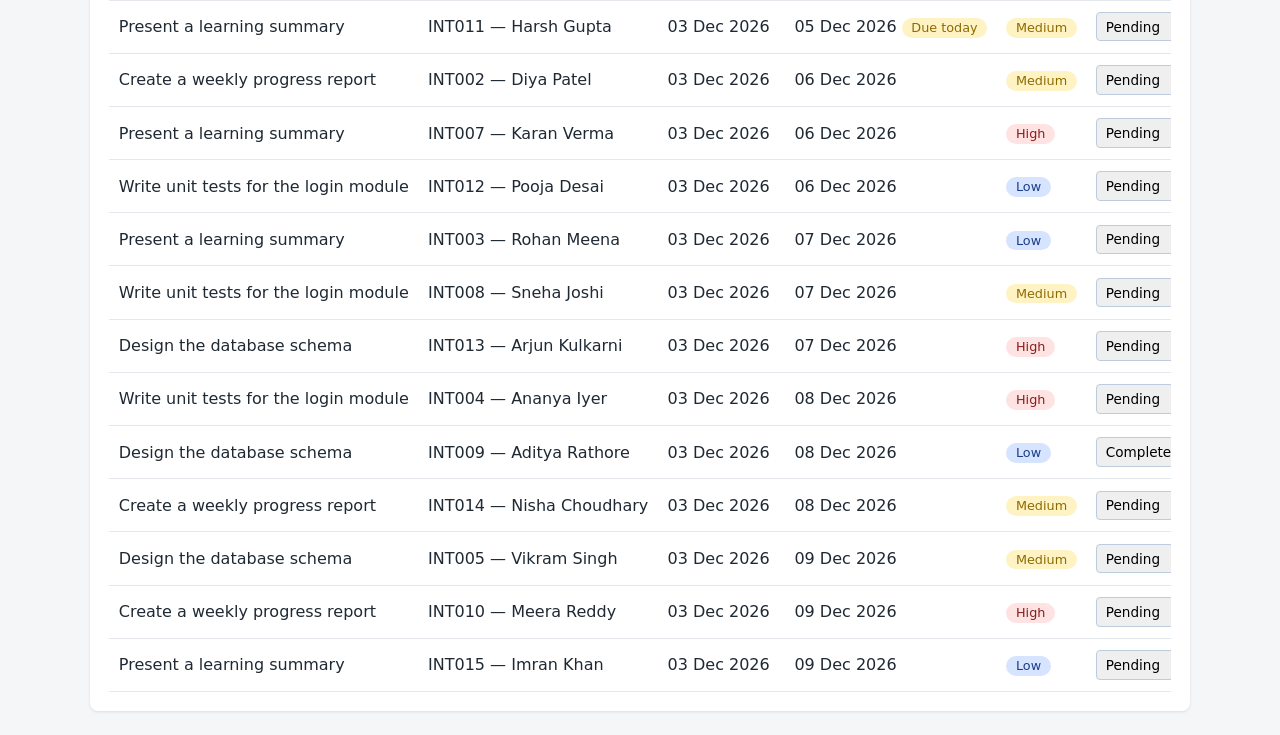
<file: HTML/tasks.html>
<!DOCTYPE html>
<html lang="en">

<head>
    <meta charset="UTF-8">
    <meta name="viewport" content="width=device-width, initial-scale=1.0">
    <script>
        (function () {
            var theme = null;
            try {
                var saved = JSON.parse(localStorage.getItem('itpms_theme'));
                if (saved === 'dark' || saved === 'light') theme = saved;       // 1. saved choice
            } catch (error) { /* storage unavailable or corrupted: fall through */ }

            if (!theme) {                                                      // 2. OS preference
                var prefersDark = window.matchMedia && window.matchMedia('(prefers-color-scheme: dark)').matches;
                theme = prefersDark ? 'dark' : 'light';
            }
            document.documentElement.dataset.theme = theme;
        })();
    </script>
    <title>Tasks | Intern Management</title>
    <link rel="stylesheet" href="/CSS/style.css">
    <link rel="stylesheet" href="/CSS/responsive.css">
</head>

<body>
    <nav class="navbar">
        <a href="dashboard.html">Dashboard</a>
        <a href="interns.html">Interns</a>
        <a href="attendance.html">Attendance</a>
        <a href="assessment.html">Assessment</a>
        <a href="tasks.html" class="active">Tasks</a>
        <a href="performance.html">Performance</a>
    </nav>

    <main class="container">
        <div id="task-stats" class="stats-grid"></div>

        <section class="card">
            <h2 id="form-title">Create Task</h2>
            <form id="task-form" novalidate>
                <div class="form-grid">
                    <label>Title
                        <input name="title" type="text" maxlength="100">
                        <span class="error" data-error-for="title"></span>
                    </label>

                    <label>Intern
                        <select name="internId" id="task-intern"></select>
                        <span class="error" data-error-for="internId"></span>
                    </label>

                    <label>Assigned Date
                        <input name="assignedDate" type="date">
                        <span class="error" data-error-for="assignedDate"></span>
                    </label>

                    <label>Due Date
                        <input name="dueDate" type="date">
                        <span class="error" data-error-for="dueDate"></span>
                    </label>

                    <label>Priority
                        <select name="priority" id="task-priority"></select>
                        <span class="error" data-error-for="priority"></span>
                    </label>

                    <label>Status
                        <select name="status" id="task-status"></select>
                        <span class="error" data-error-for="status"></span>
                    </label>
                </div>

                <div class="form-actions">
                    <button type="submit" id="submit-btn" class="btn btn-primary">Create Task</button>
                    <button type="button" id="cancel-btn" class="btn" hidden>Cancel Edit</button>
                </div>
            </form>
        </section>

        <section class="card">
            <h2>All Tasks</h2>
            <div class="toolbar">
                <select id="filter-status" aria-label="Filter by status"></select>
                <select id="filter-priority" aria-label="Filter by priority"></select>
                <label class="inline-check">
                    <input type="checkbox" id="filter-overdue"> Overdue only
                </label>
                <button type="button" id="reset-filters" class="btn">Reset</button>
            </div>

            <div class="table-wrap">
                <table>
                    <thead>
                        <tr>
                            <th>Title</th>
                            <th>Intern</th>
                            <th>Assigned</th>
                            <th>Due</th>
                            <th>Priority</th>
                            <th>Status</th>
                            <th>Actions</th>
                        </tr>
                    </thead>
                    <tbody id="task-table-body"></tbody>
                </table>
            </div>
        </section>
    </main>

    <div id="toast-container"></div>
    <script type="module" src="/JS/tasks.js"></script>
    <script type="module" src="/JS/app.js"></script>

</body>

</html>
</file>
<file: css/style.css>
body { font-family: system-ui, sans-serif; margin: 0; background: #f4f6f8; color: #1f2933; }
.navbar { display: flex; gap: 1rem; padding: 0.8rem 1.5rem; background: #243b53; }
.navbar a { color: #fff; text-decoration: none; opacity: 0.8; }
.navbar a.active { opacity: 1; font-weight: 600; }
.container { max-width: 1100px; margin: 1.5rem auto; padding: 0 1rem; }
.card { background: #fff; border-radius: 8px; padding: 1.2rem; margin-bottom: 1.5rem; box-shadow: 0 1px 3px rgba(0,0,0,.1); }

.form-grid { display: grid; grid-template-columns: repeat(auto-fit, minmax(220px, 1fr)); gap: 1rem; }
label { display: flex; flex-direction: column; gap: 0.3rem; font-size: 0.9rem; font-weight: 600; }
input, select { padding: 0.5rem; border: 1px solid #bcccdc; border-radius: 4px; font: inherit; }
input.invalid, select.invalid { border-color: #d64545; }
.error { color: #d64545; font-size: 0.8rem; font-weight: 400; min-height: 1em; }

.btn { padding: 0.5rem 1rem; border: 1px solid #bcccdc; border-radius: 4px; background: #fff; cursor: pointer; }
.btn-primary { background: #2680c2; border-color: #2680c2; color: #fff; }
.btn-danger { color: #d64545; border-color: #d64545; }
.form-actions { margin-top: 1rem; display: flex; gap: 0.5rem; }

.table-wrap { overflow-x: auto; }
table { width: 100%; border-collapse: collapse; }
th, td { padding: 0.6rem; text-align: left; border-bottom: 1px solid #e4e7eb; white-space: nowrap; }
.empty { text-align: center; color: #829ab1; padding: 1.5rem; }

.badge { padding: 0.15rem 0.6rem; border-radius: 999px; font-size: 0.8rem; }
.status-active { background: #c6f7e2; color: #05603a; }
.status-inactive { background: #ffe3e3; color: #8a1c1c; }
.status-completed { background: #d6e4ff; color: #1c3d8a; }

#toast-container { position: fixed; top: 1rem; right: 1rem; display: flex; flex-direction: column; gap: 0.5rem; z-index: 1000; }
.toast { padding: 0.7rem 1rem; border-radius: 6px; color: #fff; box-shadow: 0 2px 6px rgba(0,0,0,.2); }
.toast-success { background: #27ab83; }
.toast-error { background: #d64545; }

.toolbar { display: flex; flex-wrap: wrap; gap: 0.6rem; margin-bottom: 0.6rem; }
.toolbar input[type="search"] { flex: 1 1 260px; }
.result-count { margin: 0 0 0.8rem; color: #627d98; font-size: 0.85rem; }

.cat-excellent { background: #c6f7e2; color: #05603a; }
.cat-good { background: #d6e4ff; color: #1c3d8a; }
.cat-warning { background: #fff3c4; color: #8d6b00; }
.cat-critical { background: #ffe3e3; color: #8a1c1c; }
.cat-nodata { background: #e4e7eb; color: #52606d; }

.grade-aplus { background: #c6f7e2; color: #05603a; }
.grade-a { background: #d9f7e6; color: #0b6b43; }
.grade-b { background: #d6e4ff; color: #1c3d8a; }
.grade-c { background: #fff3c4; color: #8d6b00; }
.grade-d { background: #ffe8cc; color: #9c4221; }
.grade-f { background: #ffe3e3; color: #8a1c1c; }
.grade-na { background: #e4e7eb; color: #52606d; }
dialog { border: none; border-radius: 8px; padding: 1.2rem; max-width: 520px; width: 90%; }
dialog::backdrop { background: rgba(0, 0, 0, 0.4); }
.history-list { max-height: 50vh; overflow-y: auto; }

.stats-grid { display: grid; grid-template-columns: repeat(auto-fit, minmax(130px, 1fr)); gap: 1rem; margin-bottom: 1.5rem; }
.stat { background: #fff; border-radius: 8px; padding: 1rem; box-shadow: 0 1px 3px rgba(0,0,0,.1); display: flex; flex-direction: column; }
.stat-value { font-size: 1.8rem; font-weight: 700; }
.stat-label { color: #627d98; font-size: 0.85rem; }
.stat-danger .stat-value { color: #d64545; }

.priority-high { background: #ffe3e3; color: #8a1c1c; }
.priority-medium { background: #fff3c4; color: #8d6b00; }
.priority-low { background: #d6e4ff; color: #1c3d8a; }

.row-overdue { background: #fff5f5; }
.status-select { padding: 0.3rem; font-size: 0.85rem; }
.inline-check { flex-direction: row; align-items: center; gap: 0.4rem; font-weight: 400; }

.hint { margin: 0 0 1rem; color: #627d98; font-size: 0.85rem; }

.top-list { list-style: none; margin: 0; padding: 0; display: grid; gap: 0.6rem; }
.top-item { display: flex; align-items: center; gap: 1rem; padding: 0.7rem 1rem; border: 1px solid #e4e7eb; border-radius: 8px; }
.top-rank { width: 2rem; height: 2rem; border-radius: 50%; background: #243b53; color: #fff; display: grid; place-items: center; font-weight: 700; flex-shrink: 0; }
.top-item:nth-child(1) .top-rank { background: #d4a017; }
.top-item:nth-child(2) .top-rank { background: #8a96a3; }
.top-item:nth-child(3) .top-rank { background: #b87333; }
.top-info { flex: 1; min-width: 0; }
.top-info small { display: block; color: #627d98; }
.top-score { font-size: 1.3rem; font-weight: 700; }

.perf-outstanding { background: #c6f7e2; color: #05603a; }
.perf-excellent { background: #d9f7e6; color: #0b6b43; }
.perf-good { background: #d6e4ff; color: #1c3d8a; }
.perf-average { background: #fff3c4; color: #8d6b00; }
.perf-needs { background: #ffe3e3; color: #8a1c1c; }
.perf-nodata { background: #e4e7eb; color: #52606d; }
.partial-note { color: #8d6b00; font-size: 0.8rem; }

.page-title { margin: 0 0 1rem; }
.two-col { display: grid; grid-template-columns: repeat(auto-fit, minmax(320px, 1fr)); gap: 1.5rem; }
.stat-note { color: #829ab1; font-size: 0.75rem; margin-top: 0.2rem; }

.bar-row { display: grid; grid-template-columns: 9rem 1fr 2.5rem; align-items: center; gap: 0.6rem; margin-bottom: 0.55rem; font-size: 0.9rem; }
.bar-track { background: #e4e7eb; border-radius: 999px; height: 0.7rem; overflow: hidden; }
.bar-fill { height: 100%; border-radius: 999px; background: #2680c2; }
.bar-fill.cat-excellent { background: #27ab83; }
.bar-fill.cat-good { background: #2680c2; }
.bar-fill.cat-warning { background: #e6a700; }
.bar-fill.cat-critical { background: #d64545; }
.bar-fill.cat-nodata { background: #9aa5b1; }
.bar-count { text-align: right; font-weight: 600; }

/* ---------- Navbar tools: clock + theme button ---------- */
.nav-tools { margin-left: auto; display: flex; align-items: center; gap: 1rem; color: #fff; font-size: 0.85rem; }
#clock { font-variant-numeric: tabular-nums; white-space: nowrap; }
.btn-small { padding: 0.25rem 0.7rem; font-size: 0.85rem; }

/* ---------- API card ---------- */
.quote-text { font-size: 1.15rem; font-style: italic; margin: 0 0 0.4rem; }
.quote-author { color: #627d98; margin: 0 0 0.8rem; }
.api-error { color: #d64545; margin: 0 0 0.8rem; }

.spinner {
  display: inline-block; width: 1rem; height: 1rem; margin-right: 0.5rem; vertical-align: middle;
  border: 2px solid #bcccdc; border-top-color: #2680c2; border-radius: 50%;
  animation: spin 0.8s linear infinite;
}
@keyframes spin { to { transform: rotate(360deg); } }

/* ---------- Dark theme ---------- */
[data-theme="dark"] { color-scheme: dark; }   /* dark date pickers, scrollbars, native controls */

html[data-theme="dark"] { background: #12171d; }
[data-theme="dark"] body { background: #12171d; color: #e4e7eb; }
[data-theme="dark"] .card,
[data-theme="dark"] .stat,
[data-theme="dark"] dialog { background: #1c242d; color: #e4e7eb; }
[data-theme="dark"] .top-item { border-color: #2f3b47; }
[data-theme="dark"] input,
[data-theme="dark"] select { background: #12171d; color: #e4e7eb; border-color: #3e4c59; }
[data-theme="dark"] .btn { background: #1c242d; color: #e4e7eb; border-color: #3e4c59; }
[data-theme="dark"] .btn-primary { background: #2680c2; border-color: #2680c2; color: #fff; }
[data-theme="dark"] .btn-danger { color: #ef7b7b; border-color: #ef7b7b; }
[data-theme="dark"] th,
[data-theme="dark"] td { border-bottom-color: #2f3b47; }
[data-theme="dark"] .row-overdue { background: #3a1f22; }
[data-theme="dark"] .bar-track { background: #2f3b47; }
[data-theme="dark"] .hint,
[data-theme="dark"] .result-count,
[data-theme="dark"] .stat-label,
[data-theme="dark"] .stat-note,
[data-theme="dark"] .quote-author,
[data-theme="dark"] .empty { color: #9aa5b1; }
[data-theme="dark"] .error { color: #ef7b7b; }
[data-theme="dark"] input.invalid,
[data-theme="dark"] select.invalid { border-color: #ef7b7b; }
[data-theme="dark"] a { color: #7fb4cf; }

.check-list { display: flex; flex-wrap: wrap; gap: 0.5rem 1rem; margin: 0.6rem 0 1rem; }
.import-report { margin-top: 1rem; font-size: 0.9rem; }
.import-report ul { margin: 0.3rem 0; padding-left: 1.2rem; }
.report-problems { color: #8d6b00; font-size: 0.8rem; }
[data-theme="dark"] .report-problems { color: #e6a700; }
</file>
<file: css/responsive.css>
/* responsive.css — loaded AFTER style.css so these rules win on small screens. */

/* Let the two-column cards shrink below 320px instead of overflowing */
.two-col { grid-template-columns: repeat(auto-fit, minmax(min(320px, 100%), 1fr)); }

@media (max-width: 900px) {
  .container { padding: 0 0.75rem; }
}

@media (max-width: 700px) {
  /* Navbar wraps; clock + theme button get their own full-width row */
  .navbar { flex-wrap: wrap; gap: 0.4rem 1rem; padding: 0.7rem 1rem; }
  .nav-tools { margin-left: 0; width: 100%; justify-content: space-between; }
  #clock { min-width: 0; text-align: left; }

  /* Forms and toolbars become single-column, full-width */
  .form-grid { grid-template-columns: 1fr; }
  .toolbar > * { flex: 1 1 100%; }
  .form-actions .btn { flex: 1; }
  input, select { font-size: 1rem; }       /* 16px stops iOS zooming into focused fields */

  /* Denser tables (they scroll sideways inside .table-wrap) */
  th, td { padding: 0.5rem 0.4rem; font-size: 0.85rem; }

  /* Dashboard pieces */
  .stats-grid { grid-template-columns: repeat(2, 1fr); }
  .bar-row { grid-template-columns: 6.5rem 1fr 2rem; }
  .top-item { flex-wrap: wrap; }
  dialog { width: 95%; }
}

@media (max-width: 420px) {
  .stat-value { font-size: 1.4rem; }
}

/* Respect users who ask their system to reduce motion */
@media (prefers-reduced-motion: reduce) {
  .spinner { animation-duration: 3s; }
}
</file>
<file: CSS/responsive.css>
/* responsive.css — loaded AFTER style.css so these rules win on small screens. */

/* Let the two-column cards shrink below 320px instead of overflowing */
.two-col { grid-template-columns: repeat(auto-fit, minmax(min(320px, 100%), 1fr)); }

@media (max-width: 900px) {
  .container { padding: 0 0.75rem; }
}

@media (max-width: 700px) {
  /* Navbar wraps; clock + theme button get their own full-width row */
  .navbar { flex-wrap: wrap; gap: 0.4rem 1rem; padding: 0.7rem 1rem; }
  .nav-tools { margin-left: 0; width: 100%; justify-content: space-between; }
  #clock { min-width: 0; text-align: left; }

  /* Forms and toolbars become single-column, full-width */
  .form-grid { grid-template-columns: 1fr; }
  .toolbar > * { flex: 1 1 100%; }
  .form-actions .btn { flex: 1; }
  input, select { font-size: 1rem; }       /* 16px stops iOS zooming into focused fields */

  /* Denser tables (they scroll sideways inside .table-wrap) */
  th, td { padding: 0.5rem 0.4rem; font-size: 0.85rem; }

  /* Dashboard pieces */
  .stats-grid { grid-template-columns: repeat(2, 1fr); }
  .bar-row { grid-template-columns: 6.5rem 1fr 2rem; }
  .top-item { flex-wrap: wrap; }
  dialog { width: 95%; }
}

@media (max-width: 420px) {
  .stat-value { font-size: 1.4rem; }
}

/* Respect users who ask their system to reduce motion */
@media (prefers-reduced-motion: reduce) {
  .spinner { animation-duration: 3s; }
}
</file>
<file: CSS/style.css>
body { font-family: system-ui, sans-serif; margin: 0; background: #f4f6f8; color: #1f2933; }
.navbar { display: flex; gap: 1rem; padding: 0.8rem 1.5rem; background: #243b53; }
.navbar a { color: #fff; text-decoration: none; opacity: 0.8; }
.navbar a.active { opacity: 1; font-weight: 600; }
.container { max-width: 1100px; margin: 1.5rem auto; padding: 0 1rem; }
.card { background: #fff; border-radius: 8px; padding: 1.2rem; margin-bottom: 1.5rem; box-shadow: 0 1px 3px rgba(0,0,0,.1); }

.form-grid { display: grid; grid-template-columns: repeat(auto-fit, minmax(220px, 1fr)); gap: 1rem; }
label { display: flex; flex-direction: column; gap: 0.3rem; font-size: 0.9rem; font-weight: 600; }
input, select { padding: 0.5rem; border: 1px solid #bcccdc; border-radius: 4px; font: inherit; }
input.invalid, select.invalid { border-color: #d64545; }
.error { color: #d64545; font-size: 0.8rem; font-weight: 400; min-height: 1em; }

.btn { padding: 0.5rem 1rem; border: 1px solid #bcccdc; border-radius: 4px; background: #fff; cursor: pointer; }
.btn-primary { background: #2680c2; border-color: #2680c2; color: #fff; }
.btn-danger { color: #d64545; border-color: #d64545; }
.form-actions { margin-top: 1rem; display: flex; gap: 0.5rem; }

.table-wrap { overflow-x: auto; }
table { width: 100%; border-collapse: collapse; }
th, td { padding: 0.6rem; text-align: left; border-bottom: 1px solid #e4e7eb; white-space: nowrap; }
.empty { text-align: center; color: #829ab1; padding: 1.5rem; }

.badge { padding: 0.15rem 0.6rem; border-radius: 999px; font-size: 0.8rem; }
.status-active { background: #c6f7e2; color: #05603a; }
.status-inactive { background: #ffe3e3; color: #8a1c1c; }
.status-completed { background: #d6e4ff; color: #1c3d8a; }

#toast-container { position: fixed; top: 1rem; right: 1rem; display: flex; flex-direction: column; gap: 0.5rem; z-index: 1000; }
.toast { padding: 0.7rem 1rem; border-radius: 6px; color: #fff; box-shadow: 0 2px 6px rgba(0,0,0,.2); }
.toast-success { background: #27ab83; }
.toast-error { background: #d64545; }

.toolbar { display: flex; flex-wrap: wrap; gap: 0.6rem; margin-bottom: 0.6rem; }
.toolbar input[type="search"] { flex: 1 1 260px; }
.result-count { margin: 0 0 0.8rem; color: #627d98; font-size: 0.85rem; }

.cat-excellent { background: #c6f7e2; color: #05603a; }
.cat-good { background: #d6e4ff; color: #1c3d8a; }
.cat-warning { background: #fff3c4; color: #8d6b00; }
.cat-critical { background: #ffe3e3; color: #8a1c1c; }
.cat-nodata { background: #e4e7eb; color: #52606d; }
dialog { border: none; border-radius: 8px; padding: 1.2rem; max-width: 520px; width: 90%; }
dialog::backdrop { background: rgba(0, 0, 0, 0.4); }
.history-list { max-height: 50vh; overflow-y: auto; }

.stats-grid { display: grid; grid-template-columns: repeat(auto-fit, minmax(130px, 1fr)); gap: 1rem; margin-bottom: 1.5rem; }
.stat { background: #fff; border-radius: 8px; padding: 1rem; box-shadow: 0 1px 3px rgba(0,0,0,.1); display: flex; flex-direction: column; }
.stat-value { font-size: 1.8rem; font-weight: 700; }
.stat-label { color: #627d98; font-size: 0.85rem; }
.stat-danger .stat-value { color: #d64545; }

.priority-high { background: #ffe3e3; color: #8a1c1c; }
.priority-medium { background: #fff3c4; color: #8d6b00; }
.priority-low { background: #d6e4ff; color: #1c3d8a; }

.row-overdue { background: #fff5f5; }
.status-select { padding: 0.3rem; font-size: 0.85rem; }
.inline-check { flex-direction: row; align-items: center; gap: 0.4rem; font-weight: 400; }

.hint { margin: 0 0 1rem; color: #627d98; font-size: 0.85rem; }

.top-list { list-style: none; margin: 0; padding: 0; display: grid; gap: 0.6rem; }
.top-item { display: flex; align-items: center; gap: 1rem; padding: 0.7rem 1rem; border: 1px solid #e4e7eb; border-radius: 8px; }
.top-rank { width: 2rem; height: 2rem; border-radius: 50%; background: #243b53; color: #fff; display: grid; place-items: center; font-weight: 700; flex-shrink: 0; }
.top-item:nth-child(1) .top-rank { background: #d4a017; }
.top-item:nth-child(2) .top-rank { background: #8a96a3; }
.top-item:nth-child(3) .top-rank { background: #b87333; }
.top-info { flex: 1; min-width: 0; }
.top-info small { display: block; color: #627d98; }
.top-score { font-size: 1.3rem; font-weight: 700; }

.perf-outstanding { background: #c6f7e2; color: #05603a; }
.perf-excellent { background: #d9f7e6; color: #0b6b43; }
.perf-good { background: #d6e4ff; color: #1c3d8a; }
.perf-average { background: #fff3c4; color: #8d6b00; }
.perf-needs { background: #ffe3e3; color: #8a1c1c; }
.perf-nodata { background: #e4e7eb; color: #52606d; }
.partial-note { color: #8d6b00; font-size: 0.8rem; }

.page-title { margin: 0 0 1rem; }
.two-col { display: grid; grid-template-columns: repeat(auto-fit, minmax(320px, 1fr)); gap: 1.5rem; }
.stat-note { color: #829ab1; font-size: 0.75rem; margin-top: 0.2rem; }

.bar-row { display: grid; grid-template-columns: 9rem 1fr 2.5rem; align-items: center; gap: 0.6rem; margin-bottom: 0.55rem; font-size: 0.9rem; }
.bar-track { background: #e4e7eb; border-radius: 999px; height: 0.7rem; overflow: hidden; }
.bar-fill { height: 100%; border-radius: 999px; background: #2680c2; }
.bar-fill.cat-excellent { background: #27ab83; }
.bar-fill.cat-good { background: #2680c2; }
.bar-fill.cat-warning { background: #e6a700; }
.bar-fill.cat-critical { background: #d64545; }
.bar-fill.cat-nodata { background: #9aa5b1; }
.bar-count { text-align: right; font-weight: 600; }

/* ---------- Navbar tools: clock + theme button ---------- */
.nav-tools { margin-left: auto; display: flex; align-items: center; gap: 1rem; color: #fff; font-size: 0.85rem; }
#clock { font-variant-numeric: tabular-nums; white-space: nowrap; }
.btn-small { padding: 0.25rem 0.7rem; font-size: 0.85rem; }

/* ---------- API card ---------- */
.quote-text { font-size: 1.15rem; font-style: italic; margin: 0 0 0.4rem; }
.quote-author { color: #627d98; margin: 0 0 0.8rem; }
.api-error { color: #d64545; margin: 0 0 0.8rem; }

.spinner {
  display: inline-block; width: 1rem; height: 1rem; margin-right: 0.5rem; vertical-align: middle;
  border: 2px solid #bcccdc; border-top-color: #2680c2; border-radius: 50%;
  animation: spin 0.8s linear infinite;
}
@keyframes spin { to { transform: rotate(360deg); } }

/* ---------- Dark theme ---------- */
[data-theme="dark"] { color-scheme: dark; }   /* dark date pickers, scrollbars, native controls */

[data-theme="dark"] body { background: #12171d; color: #e4e7eb; }
[data-theme="dark"] .card,
[data-theme="dark"] .stat,
[data-theme="dark"] dialog { background: #1c242d; color: #e4e7eb; }
[data-theme="dark"] .top-item { border-color: #2f3b47; }
[data-theme="dark"] input,
[data-theme="dark"] select { background: #12171d; color: #e4e7eb; border-color: #3e4c59; }
[data-theme="dark"] .btn { background: #1c242d; color: #e4e7eb; border-color: #3e4c59; }
[data-theme="dark"] .btn-primary { background: #2680c2; border-color: #2680c2; color: #fff; }
[data-theme="dark"] .btn-danger { color: #ef7b7b; border-color: #ef7b7b; }
[data-theme="dark"] th,
[data-theme="dark"] td { border-bottom-color: #2f3b47; }
[data-theme="dark"] .row-overdue { background: #3a1f22; }
[data-theme="dark"] .bar-track { background: #2f3b47; }
[data-theme="dark"] .hint,
[data-theme="dark"] .result-count,
[data-theme="dark"] .stat-label,
[data-theme="dark"] .stat-note,
[data-theme="dark"] .quote-author,
[data-theme="dark"] .empty { color: #9aa5b1; }
[data-theme="dark"] .error { color: #ef7b7b; }
[data-theme="dark"] input.invalid,
[data-theme="dark"] select.invalid { border-color: #ef7b7b; }
[data-theme="dark"] a { color: #7fb4cf; }

.check-list { display: flex; flex-wrap: wrap; gap: 0.5rem 1rem; margin: 0.6rem 0 1rem; }
.import-report { margin-top: 1rem; font-size: 0.9rem; }
.import-report ul { margin: 0.3rem 0; padding-left: 1.2rem; }
.report-problems { color: #8d6b00; font-size: 0.8rem; }
[data-theme="dark"] .report-problems { color: #e6a700; }
</file>
